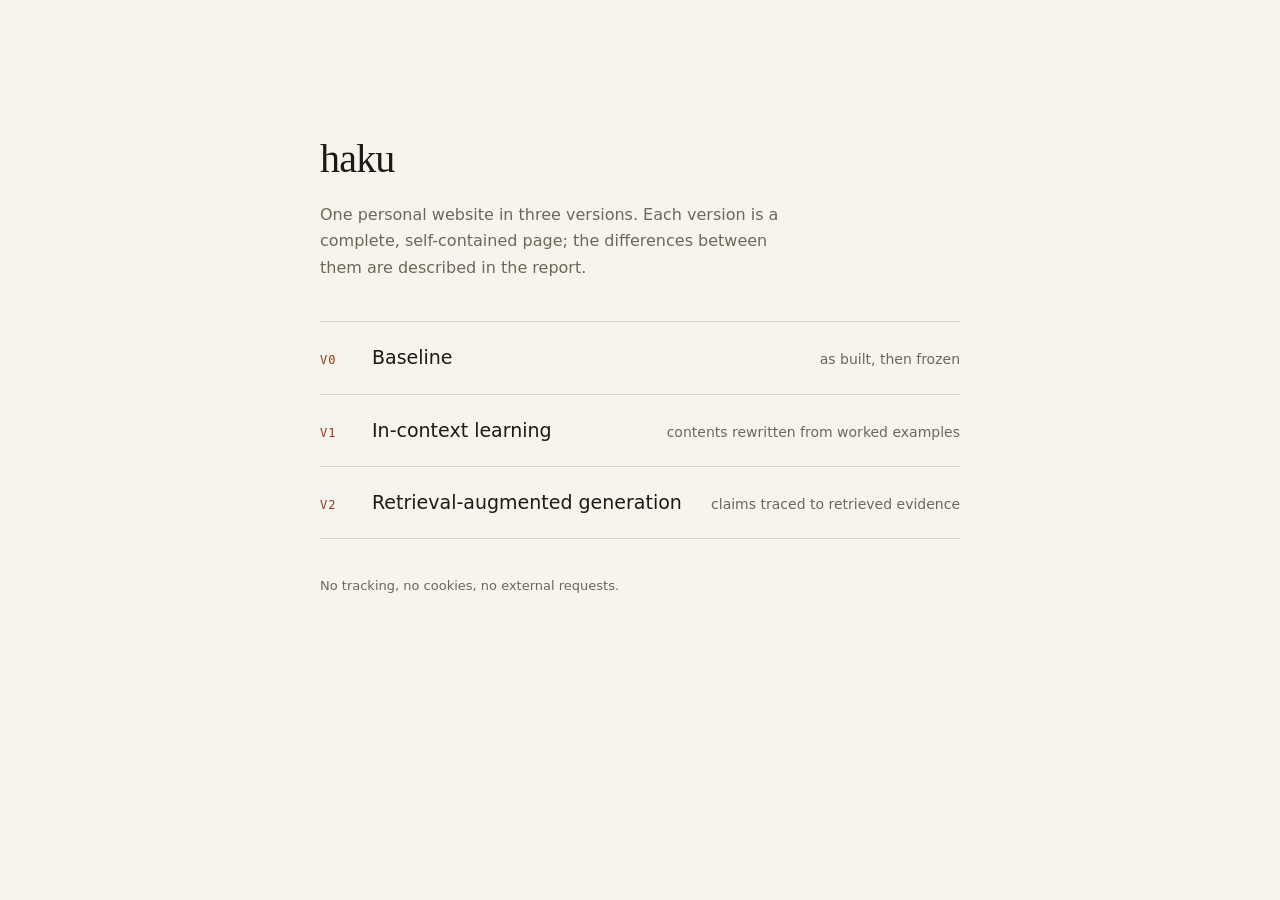
<file: index.html>
<!DOCTYPE html>
<html lang="en">
<head>
<meta charset="utf-8">
<meta name="viewport" content="width=device-width, initial-scale=1">
<title>haku — versions 0, 1, 2</title>
<style>
  :root {
    --bg: #F6F4ED; --ink: #1C1A16; --muted: #6E6759; --line: #DAD4C4; --accent: #8A3E1E;
  }
  @media (prefers-color-scheme: dark) {
    :root { --bg: #14130F; --ink: #EDE8DC; --muted: #9A9384; --line: #302D25; --accent: #C97A50; }
  }
  * { box-sizing: border-box; }
  body {
    margin: 0; padding: 14vh 24px 12vh; background: var(--bg); color: var(--ink);
    font: 16px/1.65 ui-sans-serif, system-ui, -apple-system, "Segoe UI", sans-serif;
  }
  main { max-width: 640px; margin: 0 auto; }
  h1 { font-family: Georgia, "Times New Roman", serif; font-weight: 400; font-size: 40px;
       letter-spacing: -0.02em; margin: 0 0 10px; }
  p.lead { color: var(--muted); margin: 0 0 40px; max-width: 46ch; }
  ol { list-style: none; margin: 0; padding: 0; border-top: 1px solid var(--line); }
  li { border-bottom: 1px solid var(--line); }
  a { color: inherit; text-decoration: none; display: flex; gap: 18px; align-items: baseline;
      padding: 20px 0; }
  a:hover .name, a:focus-visible .name { color: var(--accent); }
  .tag { font-family: ui-monospace, "SF Mono", Menlo, monospace; font-size: 12px;
         letter-spacing: 0.08em; color: var(--accent); min-width: 34px; }
  .name { font-size: 19px; }
  .note { color: var(--muted); font-size: 14px; margin-left: auto; text-align: right; }
  footer { margin-top: 36px; color: var(--muted); font-size: 13px; }
  @media (max-width: 520px) {
    body { padding-top: 10vh; }
    h1 { font-size: 32px; }
    a { flex-wrap: wrap; gap: 4px 14px; }
    .note { margin-left: 0; width: 100%; text-align: left; }
  }
</style>
</head>
<body>
<main>
  <h1>haku</h1>
  <p class="lead">One personal website in three versions. Each version is a
    complete, self-contained page; the differences between them are described in
    the report.</p>
  <ol>
    <li><a href="v0/"><span class="tag">V0</span><span class="name">Baseline</span><span class="note">as built, then frozen</span></a></li>
    <li><a href="v1/"><span class="tag">V1</span><span class="name">In-context learning</span><span class="note">contents rewritten from worked examples</span></a></li>
    <li><a href="v2/"><span class="tag">V2</span><span class="name">Retrieval-augmented generation</span><span class="note">claims traced to retrieved evidence</span></a></li>
  </ol>
  <footer>No tracking, no cookies, no external requests.</footer>
</main>
</body>
</html>
</file>
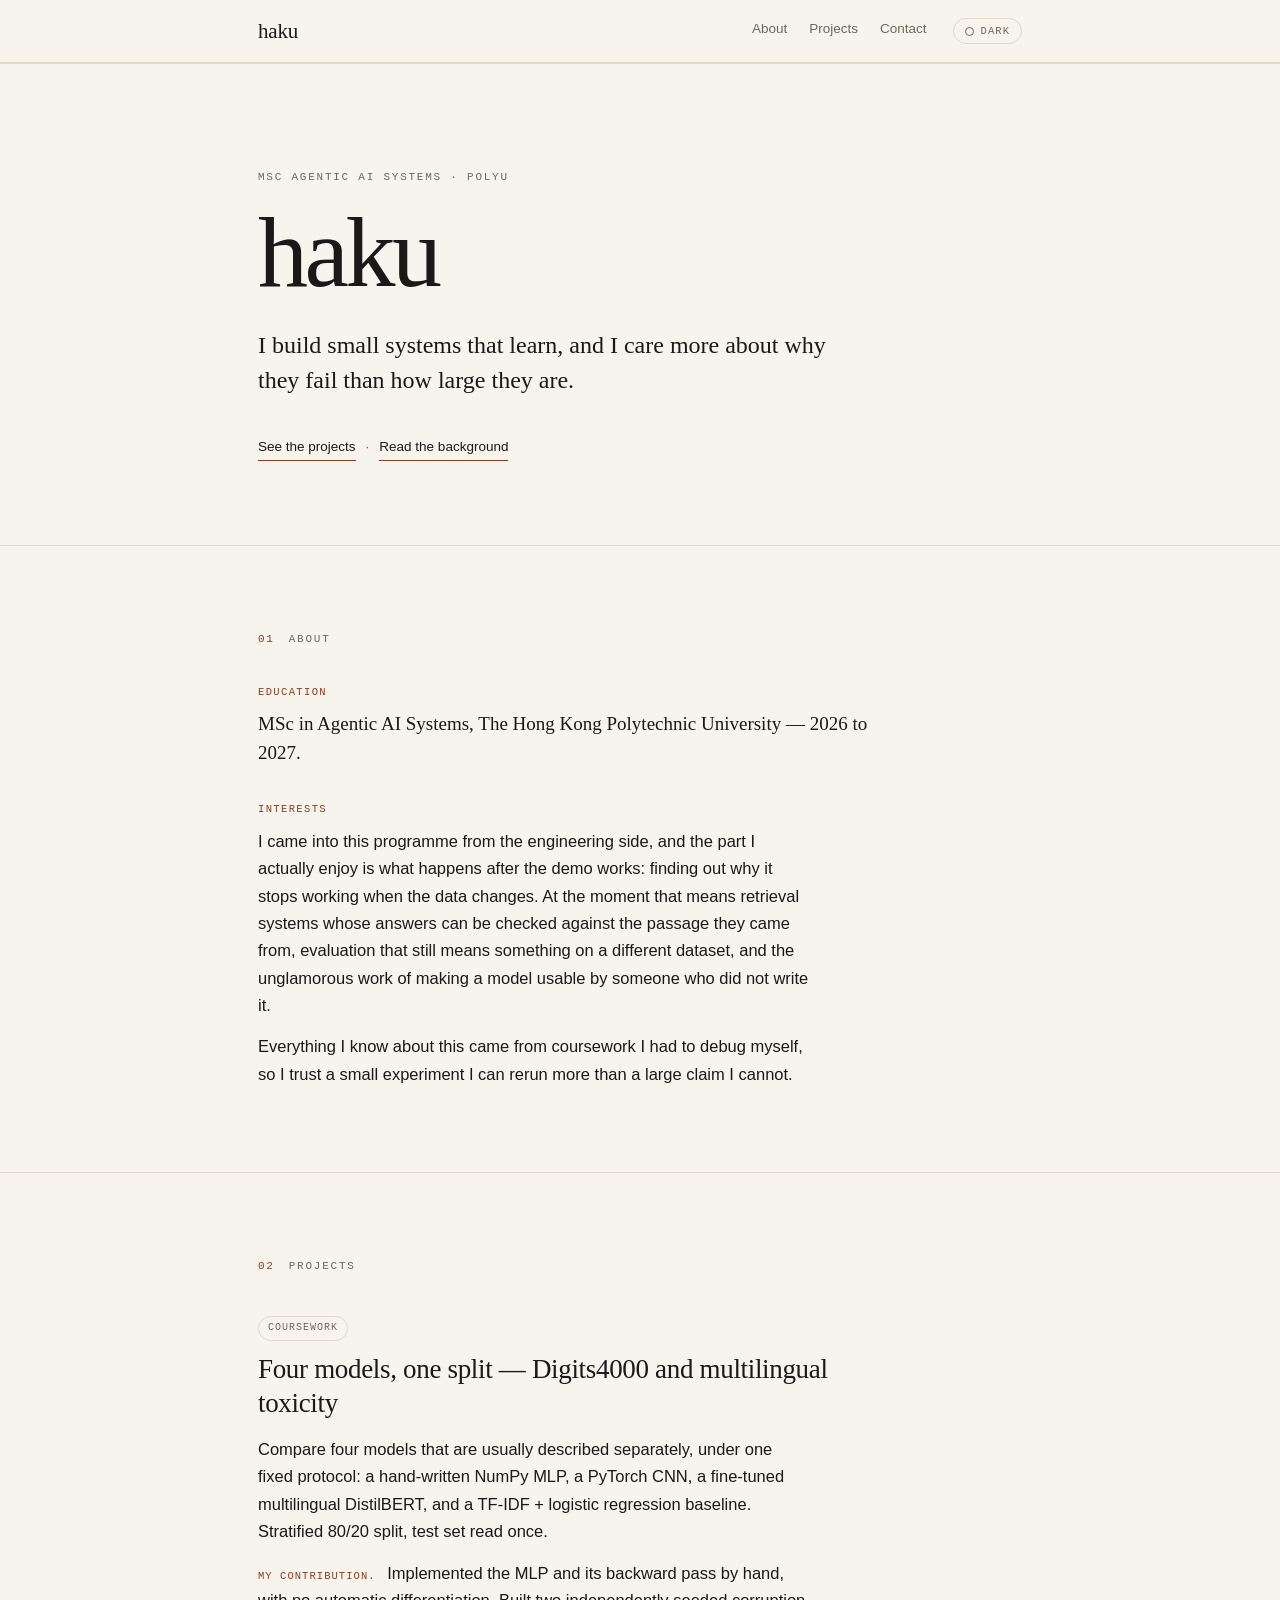
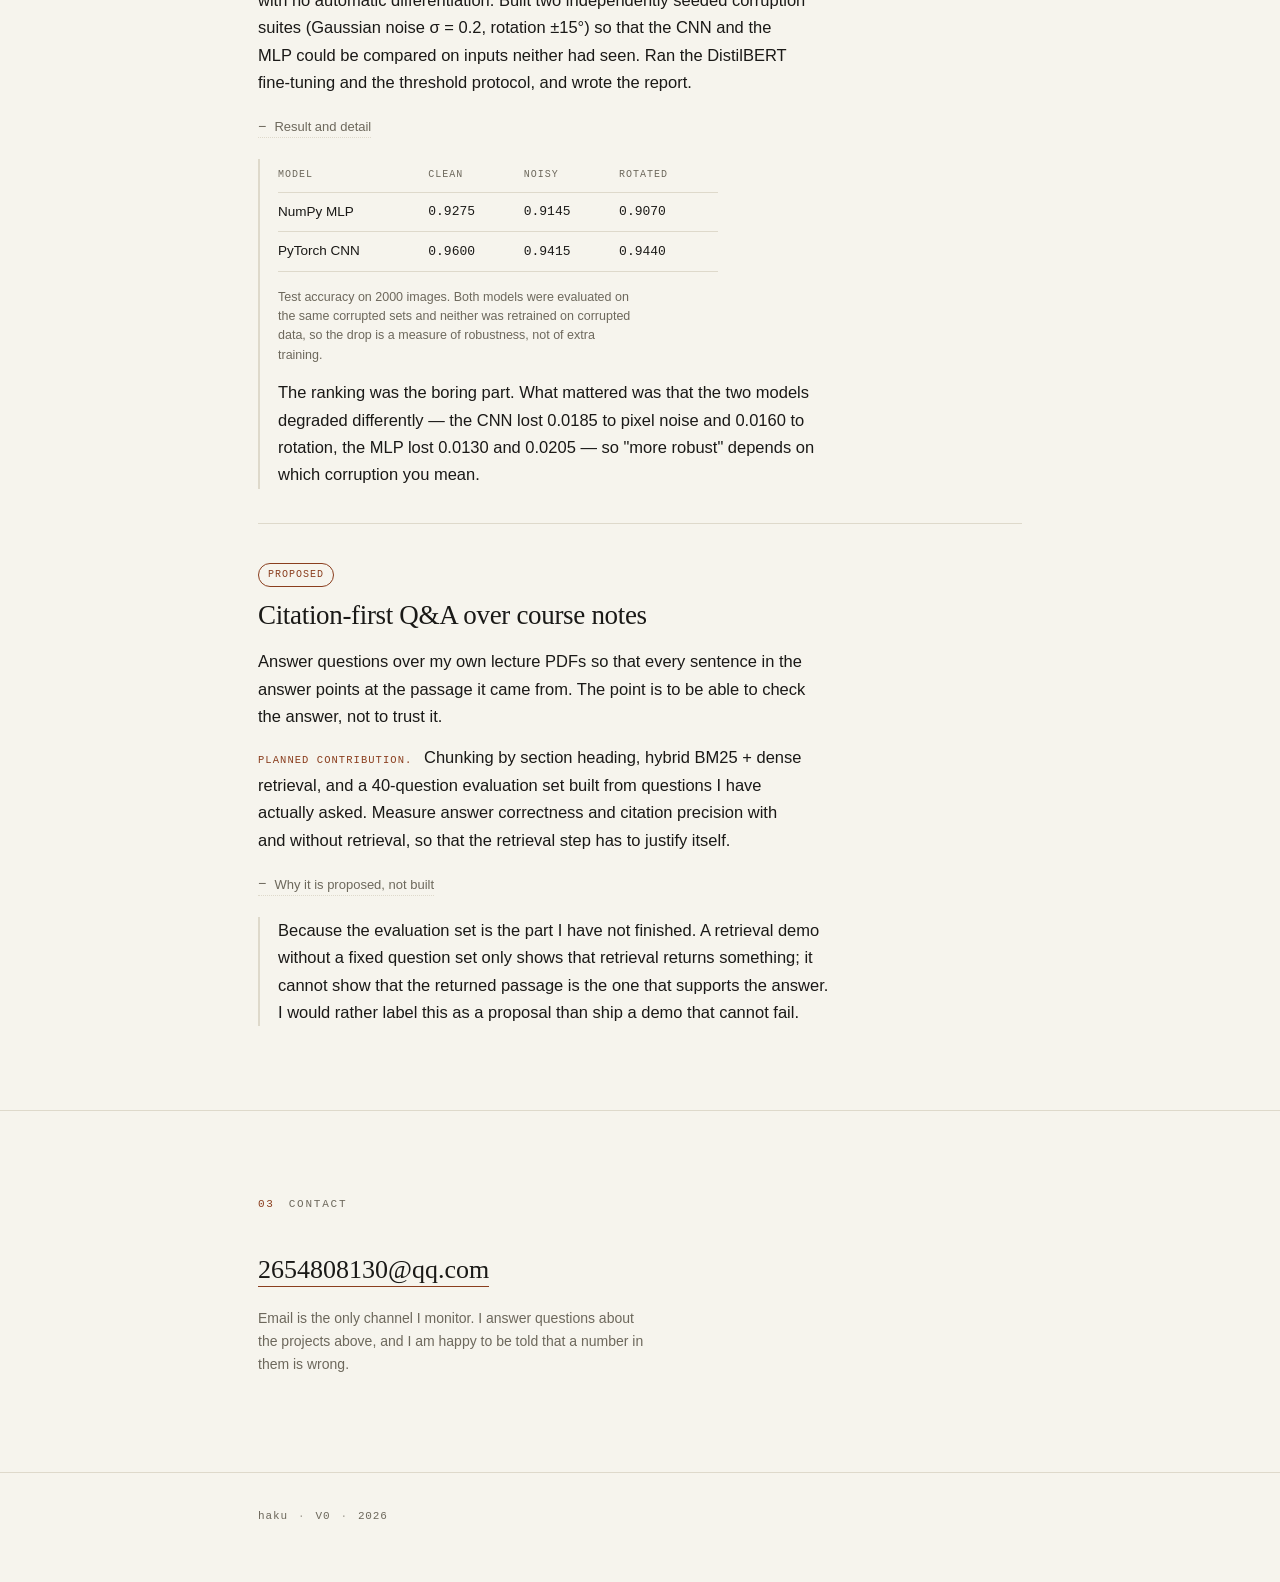
<file: v0/index.html>
<!DOCTYPE html>
<html lang="en" data-theme="light">
<head>
<meta charset="utf-8">
<meta name="viewport" content="width=device-width, initial-scale=1">
<title>haku — agentic AI systems</title>
<meta name="description" content="haku: MSc student in Agentic AI Systems at The Hong Kong Polytechnic University. Two projects, one shipped, one proposed.">
<link rel="stylesheet" href="styles.css">
<script src="script.js" defer></script>
</head>
<body>
<a class="skip" href="#main">Skip to content</a>

<header class="site-head">
  <div class="wrap head-inner">
    <a class="brand" href="#top">haku</a>
    <nav class="site-nav" aria-label="Sections">
      <a href="#about">About</a>
      <a href="#projects">Projects</a>
      <a href="#contact">Contact</a>
    </nav>
    <button class="theme-btn" id="theme-btn" type="button" aria-pressed="false">
      <span class="theme-dot" aria-hidden="true"></span><span id="theme-label">Dark</span>
    </button>
  </div>
</header>

<main id="main">

  <section class="hero" id="top" aria-labelledby="home-h">
    <div class="wrap">
      <p class="eyebrow">MSc Agentic AI Systems · PolyU</p>
      <h1 id="home-h">haku</h1>
      <p class="tagline">I build small systems that learn, and I care more about
        why they fail than how large they are.</p>
      <p class="hero-links">
        <a href="#projects">See the projects</a>
        <span aria-hidden="true">·</span>
        <a href="#about">Read the background</a>
      </p>
    </div>
  </section>

  <section id="about" aria-labelledby="about-h">
    <div class="wrap">
      <h2 id="about-h"><span class="num">01</span>About</h2>

      <div class="block">
        <h3 class="label">Education</h3>
        <p class="lead">MSc in Agentic AI Systems, The Hong Kong Polytechnic
          University — 2026 to 2027.</p>
      </div>

      <div class="block">
        <h3 class="label">Interests</h3>
        <p>I came into this programme from the engineering side, and the part I
          actually enjoy is what happens after the demo works: finding out why it
          stops working when the data changes. At the moment that means retrieval
          systems whose answers can be checked against the passage they came from,
          evaluation that still means something on a different dataset, and the
          unglamorous work of making a model usable by someone who did not write
          it.</p>
        <p>Everything I know about this came from coursework I had to debug
          myself, so I trust a small experiment I can rerun more than a large
          claim I cannot.</p>
      </div>
    </div>
  </section>

  <section id="projects" aria-labelledby="projects-h">
    <div class="wrap">
      <h2 id="projects-h"><span class="num">02</span>Projects</h2>

      <article class="project" aria-labelledby="p1-h">
        <div class="p-head">
          <span class="chip">Coursework</span>
          <h3 id="p1-h">Four models, one split — Digits4000 and multilingual toxicity</h3>
        </div>
        <p class="p-purpose">Compare four models that are usually described
          separately, under one fixed protocol: a hand-written NumPy MLP, a PyTorch
          CNN, a fine-tuned multilingual DistilBERT, and a TF-IDF + logistic
          regression baseline. Stratified 80/20 split, test set read once.</p>
        <p class="p-role"><span class="label-inline">My contribution.</span>
          Implemented the MLP and its backward pass by hand, with no automatic
          differentiation. Built two independently seeded corruption suites
          (Gaussian noise σ = 0.2, rotation ±15°) so that the CNN and the MLP
          could be compared on inputs neither had seen. Ran the DistilBERT
          fine-tuning and the threshold protocol, and wrote the report.</p>

        <button class="disclose" type="button" aria-expanded="true" aria-controls="p1-more">
          <span class="disclose-sign" aria-hidden="true">−</span>
          <span class="disclose-text">Result and detail</span>
        </button>
        <div class="p-more" id="p1-more">
          <table class="scores">
            <caption class="sr-only">Test accuracy of the four models</caption>
            <thead>
              <tr><th scope="col">Model</th><th scope="col">Clean</th><th scope="col">Noisy</th><th scope="col">Rotated</th></tr>
            </thead>
            <tbody>
              <tr><th scope="row">NumPy MLP</th><td>0.9275</td><td>0.9145</td><td>0.9070</td></tr>
              <tr><th scope="row">PyTorch CNN</th><td>0.9600</td><td>0.9415</td><td>0.9440</td></tr>
            </tbody>
          </table>
          <p class="fine">Test accuracy on 2000 images. Both models were evaluated
            on the same corrupted sets and neither was retrained on corrupted
            data, so the drop is a measure of robustness, not of extra training.</p>
          <p>The ranking was the boring part. What mattered was that the two
            models degraded differently — the CNN lost 0.0185 to pixel noise and
            0.0160 to rotation, the MLP lost 0.0130 and 0.0205 — so "more robust"
            depends on which corruption you mean.</p>
        </div>
      </article>

      <article class="project" aria-labelledby="p2-h">
        <div class="p-head">
          <span class="chip chip-proposed">Proposed</span>
          <h3 id="p2-h">Citation-first Q&amp;A over course notes</h3>
        </div>
        <p class="p-purpose">Answer questions over my own lecture PDFs so that
          every sentence in the answer points at the passage it came from. The
          point is to be able to check the answer, not to trust it.</p>
        <p class="p-role"><span class="label-inline">Planned contribution.</span>
          Chunking by section heading, hybrid BM25 + dense retrieval, and a
          40-question evaluation set built from questions I have actually asked.
          Measure answer correctness and citation precision with and without
          retrieval, so that the retrieval step has to justify itself.</p>

        <button class="disclose" type="button" aria-expanded="true" aria-controls="p2-more">
          <span class="disclose-sign" aria-hidden="true">−</span>
          <span class="disclose-text">Why it is proposed, not built</span>
        </button>
        <div class="p-more" id="p2-more">
          <p>Because the evaluation set is the part I have not finished. A
            retrieval demo without a fixed question set only shows that retrieval
            returns something; it cannot show that the returned passage is the one
            that supports the answer. I would rather label this as a proposal than
            ship a demo that cannot fail.</p>
        </div>
      </article>
    </div>
  </section>

  <section id="contact" aria-labelledby="contact-h">
    <div class="wrap">
      <h2 id="contact-h"><span class="num">03</span>Contact</h2>
      <p class="lead"><a class="mail" href="mailto:2654808130@qq.com">2654808130@qq.com</a></p>
      <p class="muted">Email is the only channel I monitor. I answer questions
        about the projects above, and I am happy to be told that a number in them
        is wrong.</p>
    </div>
  </section>

</main>

<footer class="site-foot">
  <div class="wrap foot-inner">
    <span>haku</span>
    <span class="dot" aria-hidden="true">·</span>
    <span>V0</span>
    <span class="dot" aria-hidden="true">·</span>
    <span>2026</span>
  </div>
</footer>

</body>
</html>
</file>
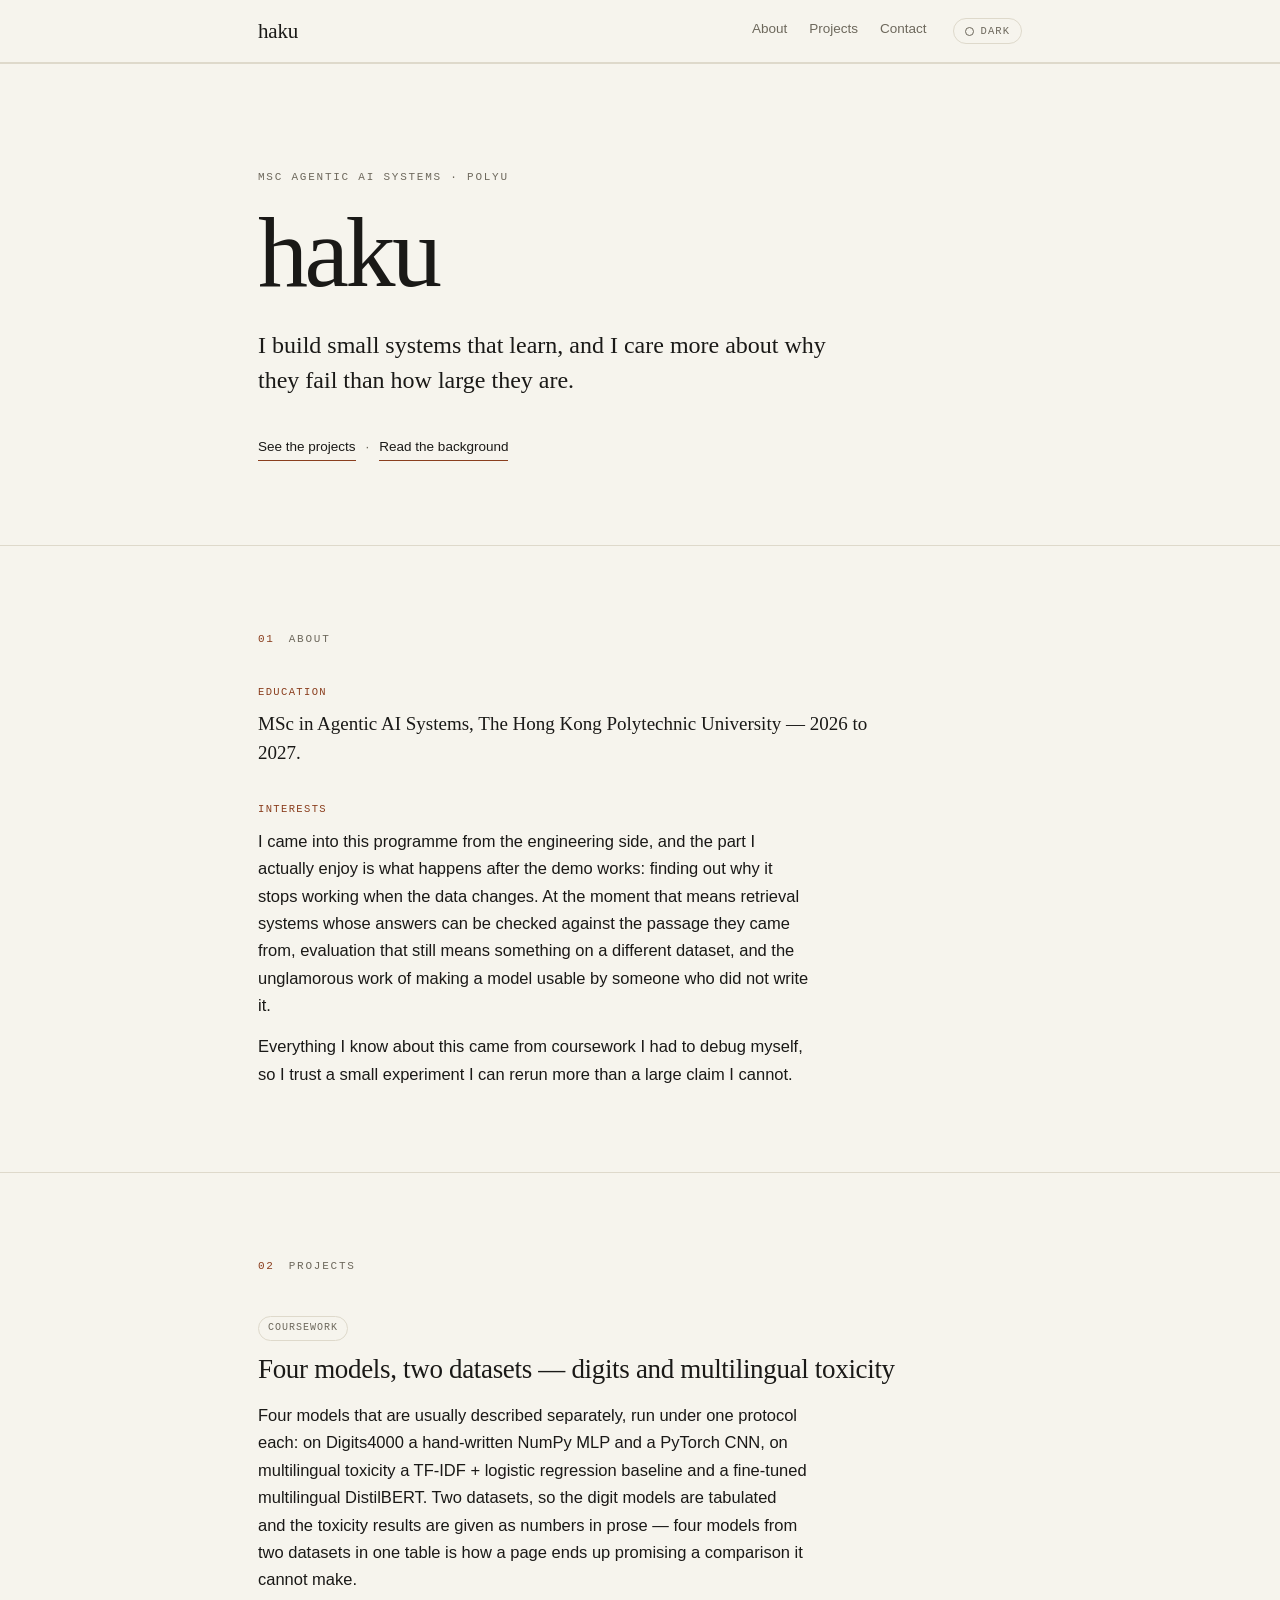
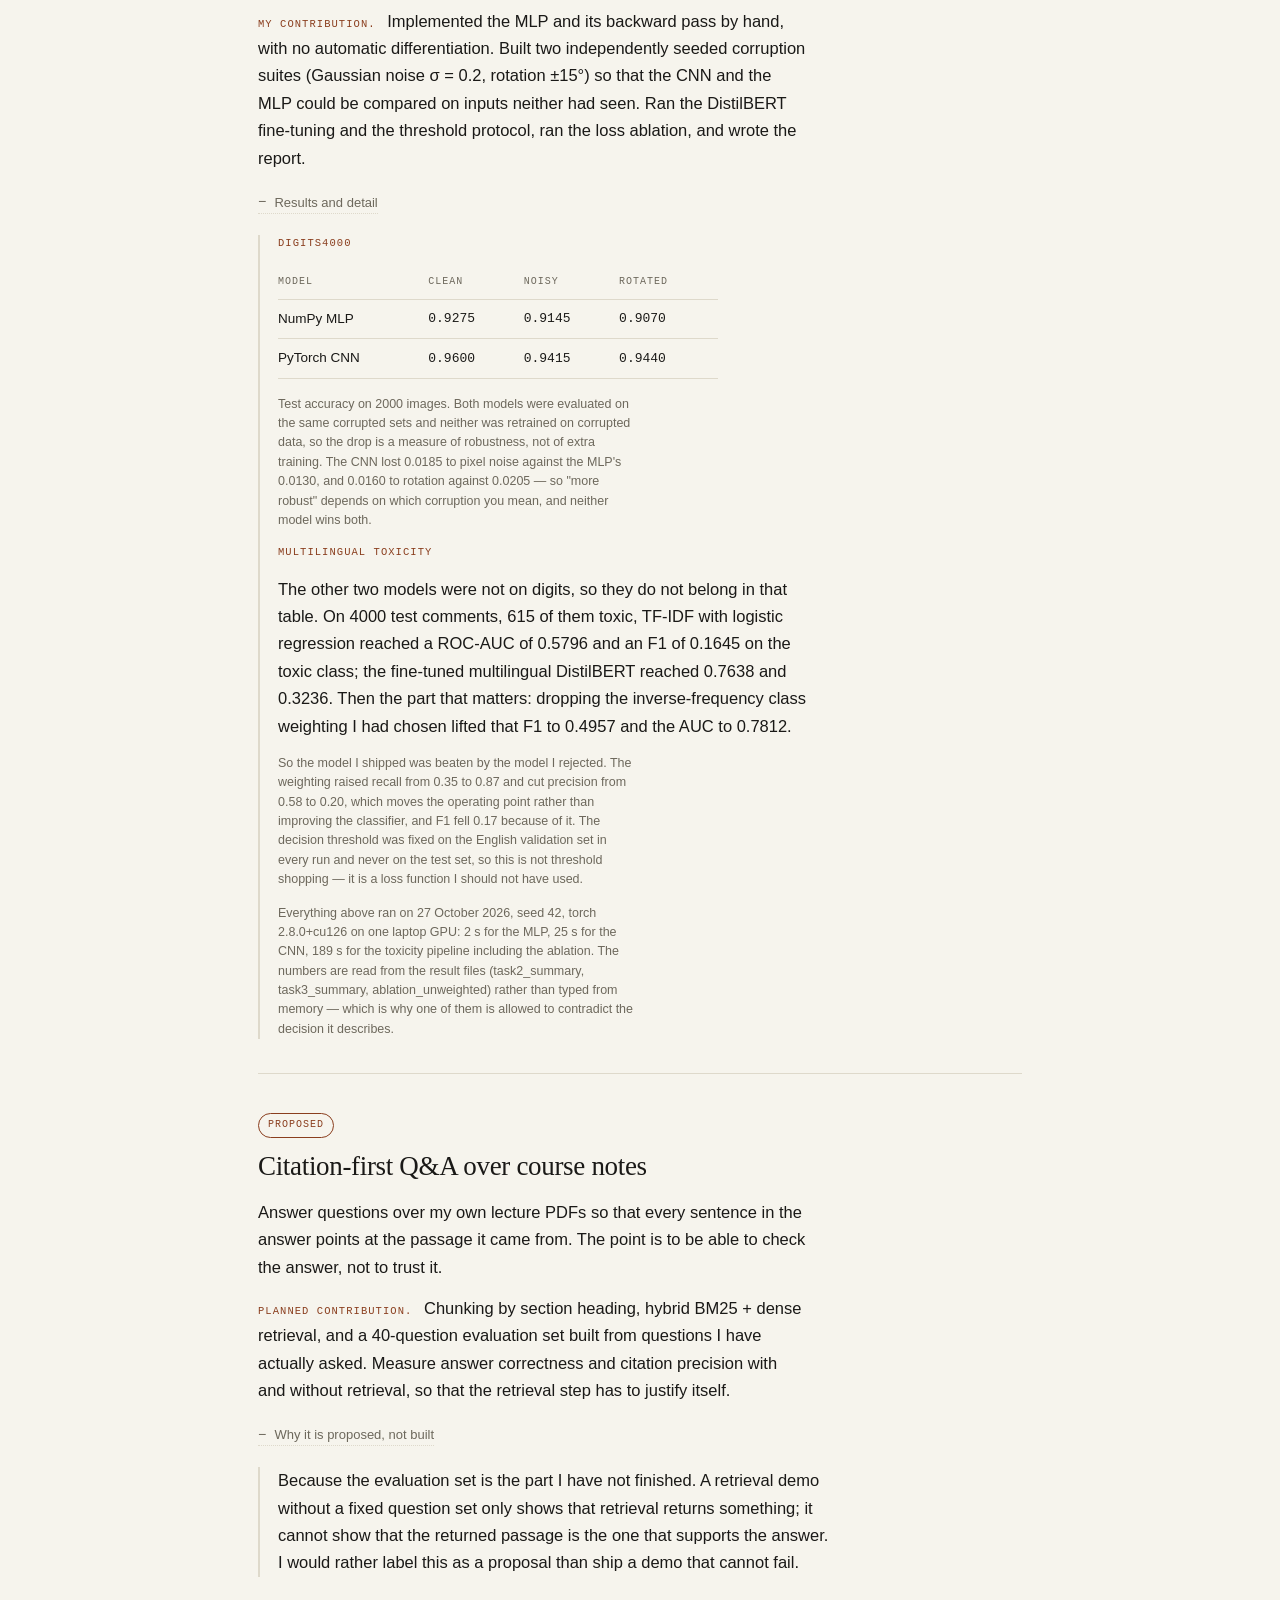
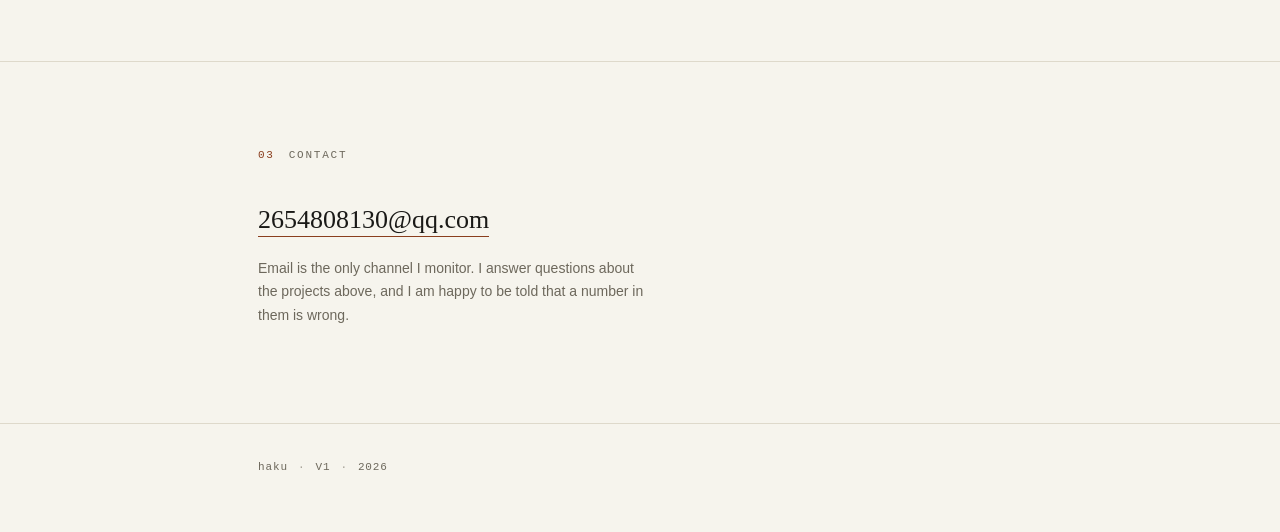
<file: v1/index.html>
<!DOCTYPE html>
<html lang="en" data-theme="light">
<head>
<meta charset="utf-8">
<meta name="viewport" content="width=device-width, initial-scale=1">
<title>haku — agentic AI systems</title>
<meta name="description" content="haku: MSc student in Agentic AI Systems at The Hong Kong Polytechnic University. Two projects, one shipped, one proposed.">
<link rel="stylesheet" href="styles.css">
<script src="script.js" defer></script>
</head>
<body>
<a class="skip" href="#main">Skip to content</a>

<header class="site-head">
  <div class="wrap head-inner">
    <a class="brand" href="#top">haku</a>
    <nav class="site-nav" aria-label="Sections">
      <a href="#about">About</a>
      <a href="#projects">Projects</a>
      <a href="#contact">Contact</a>
    </nav>
    <button class="theme-btn" id="theme-btn" type="button" aria-pressed="false">
      <span class="theme-dot" aria-hidden="true"></span><span id="theme-label">Dark</span>
    </button>
  </div>
</header>

<main id="main">

  <section class="hero" id="top" aria-labelledby="home-h">
    <div class="wrap">
      <p class="eyebrow">MSc Agentic AI Systems · PolyU</p>
      <h1 id="home-h">haku</h1>
      <p class="tagline">I build small systems that learn, and I care more about
        why they fail than how large they are.</p>
      <p class="hero-links">
        <a href="#projects">See the projects</a>
        <span aria-hidden="true">·</span>
        <a href="#about">Read the background</a>
      </p>
    </div>
  </section>

  <section id="about" aria-labelledby="about-h">
    <div class="wrap">
      <h2 id="about-h"><span class="num">01</span>About</h2>

      <div class="block">
        <h3 class="label">Education</h3>
        <p class="lead">MSc in Agentic AI Systems, The Hong Kong Polytechnic
          University — 2026 to 2027.</p>
      </div>

      <div class="block">
        <h3 class="label">Interests</h3>
        <p>I came into this programme from the engineering side, and the part I
          actually enjoy is what happens after the demo works: finding out why it
          stops working when the data changes. At the moment that means retrieval
          systems whose answers can be checked against the passage they came from,
          evaluation that still means something on a different dataset, and the
          unglamorous work of making a model usable by someone who did not write
          it.</p>
        <p>Everything I know about this came from coursework I had to debug
          myself, so I trust a small experiment I can rerun more than a large
          claim I cannot.</p>
      </div>
    </div>
  </section>

  <section id="projects" aria-labelledby="projects-h">
    <div class="wrap">
      <h2 id="projects-h"><span class="num">02</span>Projects</h2>

      <article class="project" aria-labelledby="p1-h">
        <div class="p-head">
          <span class="chip">Coursework</span>
          <h3 id="p1-h">Four models, two datasets — digits and multilingual toxicity</h3>
        </div>
        <p class="p-purpose">Four models that are usually described separately,
          run under one protocol each: on Digits4000 a hand-written NumPy MLP and
          a PyTorch CNN, on multilingual toxicity a TF-IDF + logistic regression
          baseline and a fine-tuned multilingual DistilBERT. Two datasets, so the
          digit models are tabulated and the toxicity results are given as
          numbers in prose — four models from two datasets in one table is how a
          page ends up promising a comparison it cannot make.</p>
        <p class="p-role"><span class="label-inline">My contribution.</span>
          Implemented the MLP and its backward pass by hand, with no automatic
          differentiation. Built two independently seeded corruption suites
          (Gaussian noise σ = 0.2, rotation ±15°) so that the CNN and the MLP
          could be compared on inputs neither had seen. Ran the DistilBERT
          fine-tuning and the threshold protocol, ran the loss ablation, and
          wrote the report.</p>

        <button class="disclose" type="button" aria-expanded="true" aria-controls="p1-more">
          <span class="disclose-sign" aria-hidden="true">−</span>
          <span class="disclose-text">Results and detail</span>
        </button>
        <div class="p-more" id="p1-more">
          <p class="label-inline">Digits4000</p>
          <table class="scores">
            <caption class="sr-only">Test accuracy of the two digit models, clean and on two corrupted test sets</caption>
            <thead>
              <tr><th scope="col">Model</th><th scope="col">Clean</th><th scope="col">Noisy</th><th scope="col">Rotated</th></tr>
            </thead>
            <tbody>
              <tr><th scope="row">NumPy MLP</th><td>0.9275</td><td>0.9145</td><td>0.9070</td></tr>
              <tr><th scope="row">PyTorch CNN</th><td>0.9600</td><td>0.9415</td><td>0.9440</td></tr>
            </tbody>
          </table>
          <p class="fine">Test accuracy on 2000 images. Both models were evaluated
            on the same corrupted sets and neither was retrained on corrupted
            data, so the drop is a measure of robustness, not of extra training.
            The CNN lost 0.0185 to pixel noise against the MLP's 0.0130, and
            0.0160 to rotation against 0.0205 — so "more robust" depends on
            which corruption you mean, and neither model wins both.</p>

          <p class="label-inline">Multilingual toxicity</p>
          <p>The other two models were not on digits, so they do not belong in
            that table. On 4000 test comments, 615 of them toxic, TF-IDF with
            logistic regression reached a ROC-AUC of 0.5796 and an F1 of 0.1645
            on the toxic class; the fine-tuned multilingual DistilBERT reached
            0.7638 and 0.3236. Then the part that matters: dropping the
            inverse-frequency class weighting I had chosen lifted that F1 to
            0.4957 and the AUC to 0.7812.</p>
          <p class="fine">So the model I shipped was beaten by the model I
            rejected. The weighting raised recall from 0.35 to 0.87 and cut
            precision from 0.58 to 0.20, which moves the operating point rather
            than improving the classifier, and F1 fell 0.17 because of it. The
            decision threshold was fixed on the English validation set in every
            run and never on the test set, so this is not threshold shopping —
            it is a loss function I should not have used.</p>

          <p class="fine">Everything above ran on 27 October 2026, seed 42, torch
            2.8.0+cu126 on one laptop GPU: 2 s for the MLP, 25 s for the CNN,
            189 s for the toxicity pipeline including the ablation. The numbers
            are read from the result files (task2_summary, task3_summary,
            ablation_unweighted) rather than typed from memory — which is why one
            of them is allowed to contradict the decision it describes.</p>
        </div>
      </article>

      <article class="project" aria-labelledby="p2-h">
        <div class="p-head">
          <span class="chip chip-proposed">Proposed</span>
          <h3 id="p2-h">Citation-first Q&amp;A over course notes</h3>
        </div>
        <p class="p-purpose">Answer questions over my own lecture PDFs so that
          every sentence in the answer points at the passage it came from. The
          point is to be able to check the answer, not to trust it.</p>
        <p class="p-role"><span class="label-inline">Planned contribution.</span>
          Chunking by section heading, hybrid BM25 + dense retrieval, and a
          40-question evaluation set built from questions I have actually asked.
          Measure answer correctness and citation precision with and without
          retrieval, so that the retrieval step has to justify itself.</p>

        <button class="disclose" type="button" aria-expanded="true" aria-controls="p2-more">
          <span class="disclose-sign" aria-hidden="true">−</span>
          <span class="disclose-text">Why it is proposed, not built</span>
        </button>
        <div class="p-more" id="p2-more">
          <p>Because the evaluation set is the part I have not finished. A
            retrieval demo without a fixed question set only shows that retrieval
            returns something; it cannot show that the returned passage is the one
            that supports the answer. I would rather label this as a proposal than
            ship a demo that cannot fail.</p>
        </div>
      </article>
    </div>
  </section>

  <section id="contact" aria-labelledby="contact-h">
    <div class="wrap">
      <h2 id="contact-h"><span class="num">03</span>Contact</h2>
      <p class="lead"><a class="mail" href="mailto:2654808130@qq.com">2654808130@qq.com</a></p>
      <p class="muted">Email is the only channel I monitor. I answer questions
        about the projects above, and I am happy to be told that a number in them
        is wrong.</p>
    </div>
  </section>

</main>

<footer class="site-foot">
  <div class="wrap foot-inner">
    <span>haku</span>
    <span class="dot" aria-hidden="true">·</span>
    <span>V1</span>
    <span class="dot" aria-hidden="true">·</span>
    <span>2026</span>
  </div>
</footer>

</body>
</html>
</file>
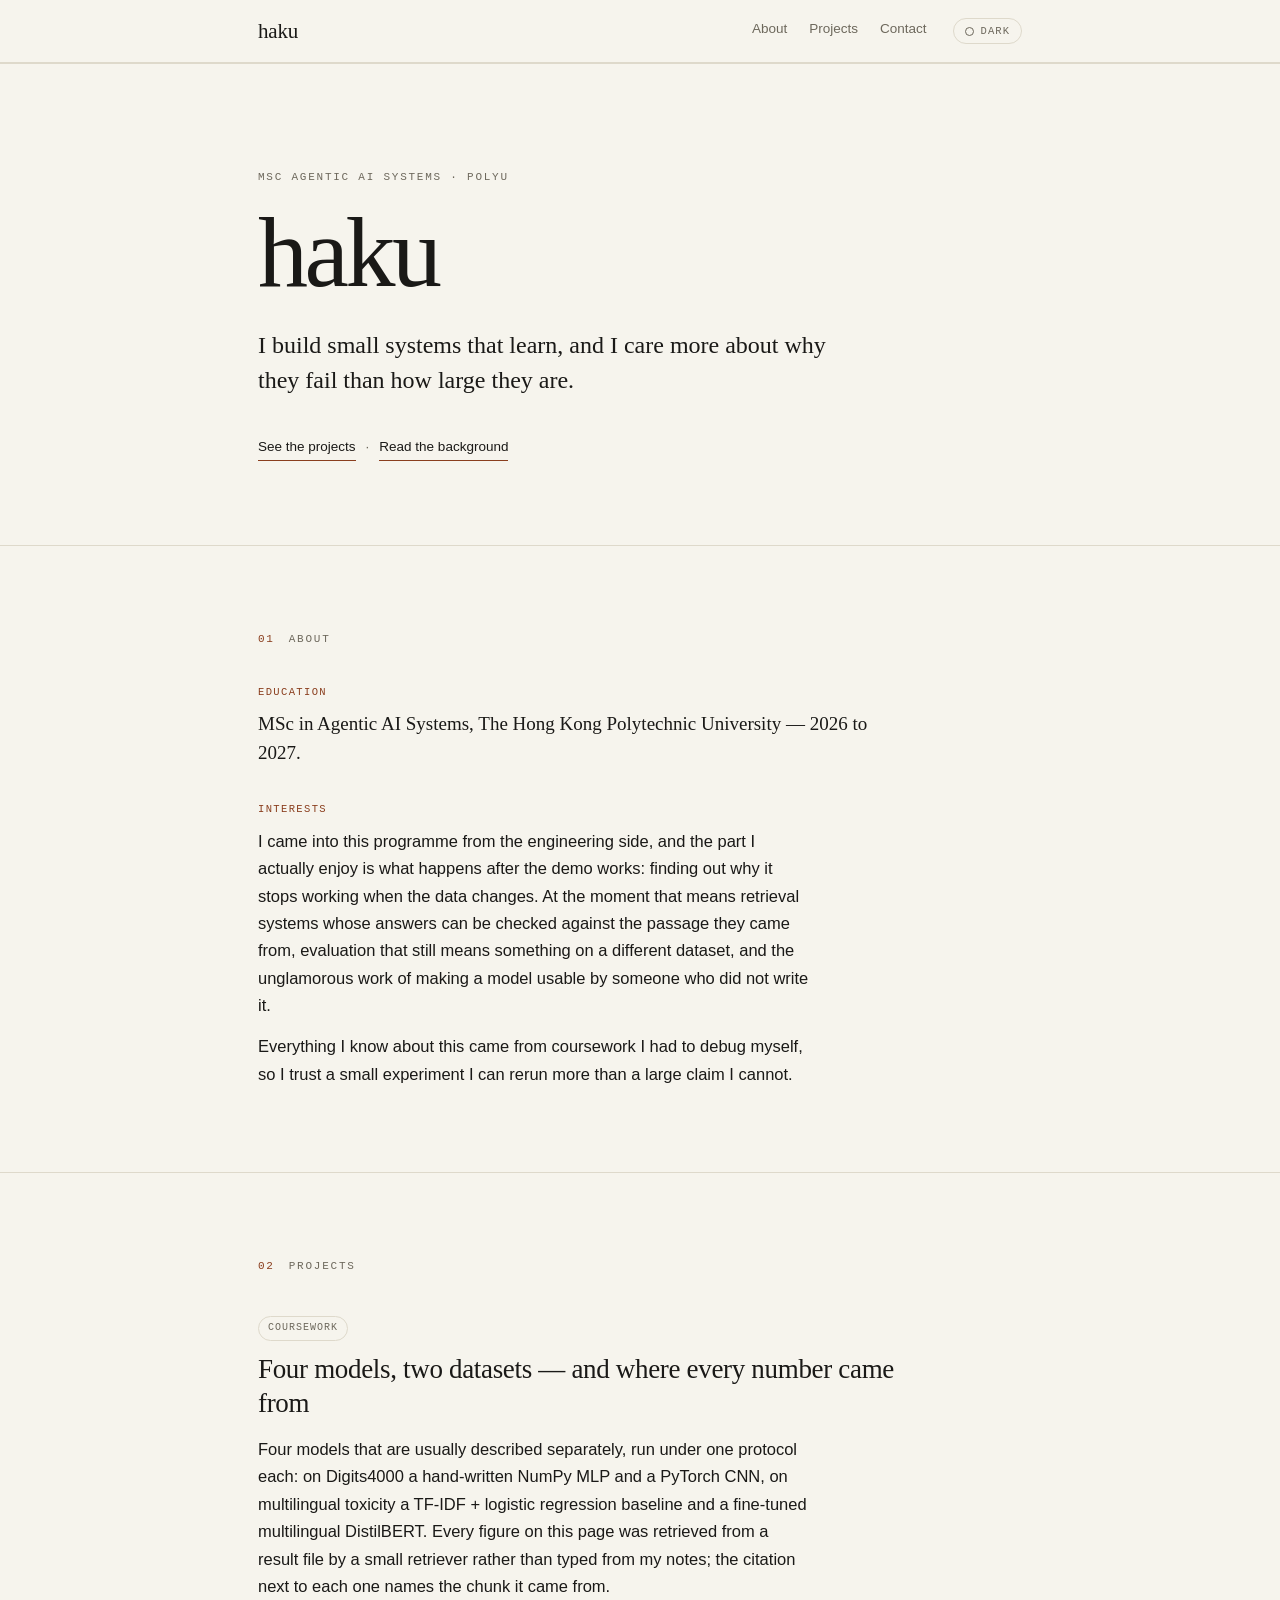
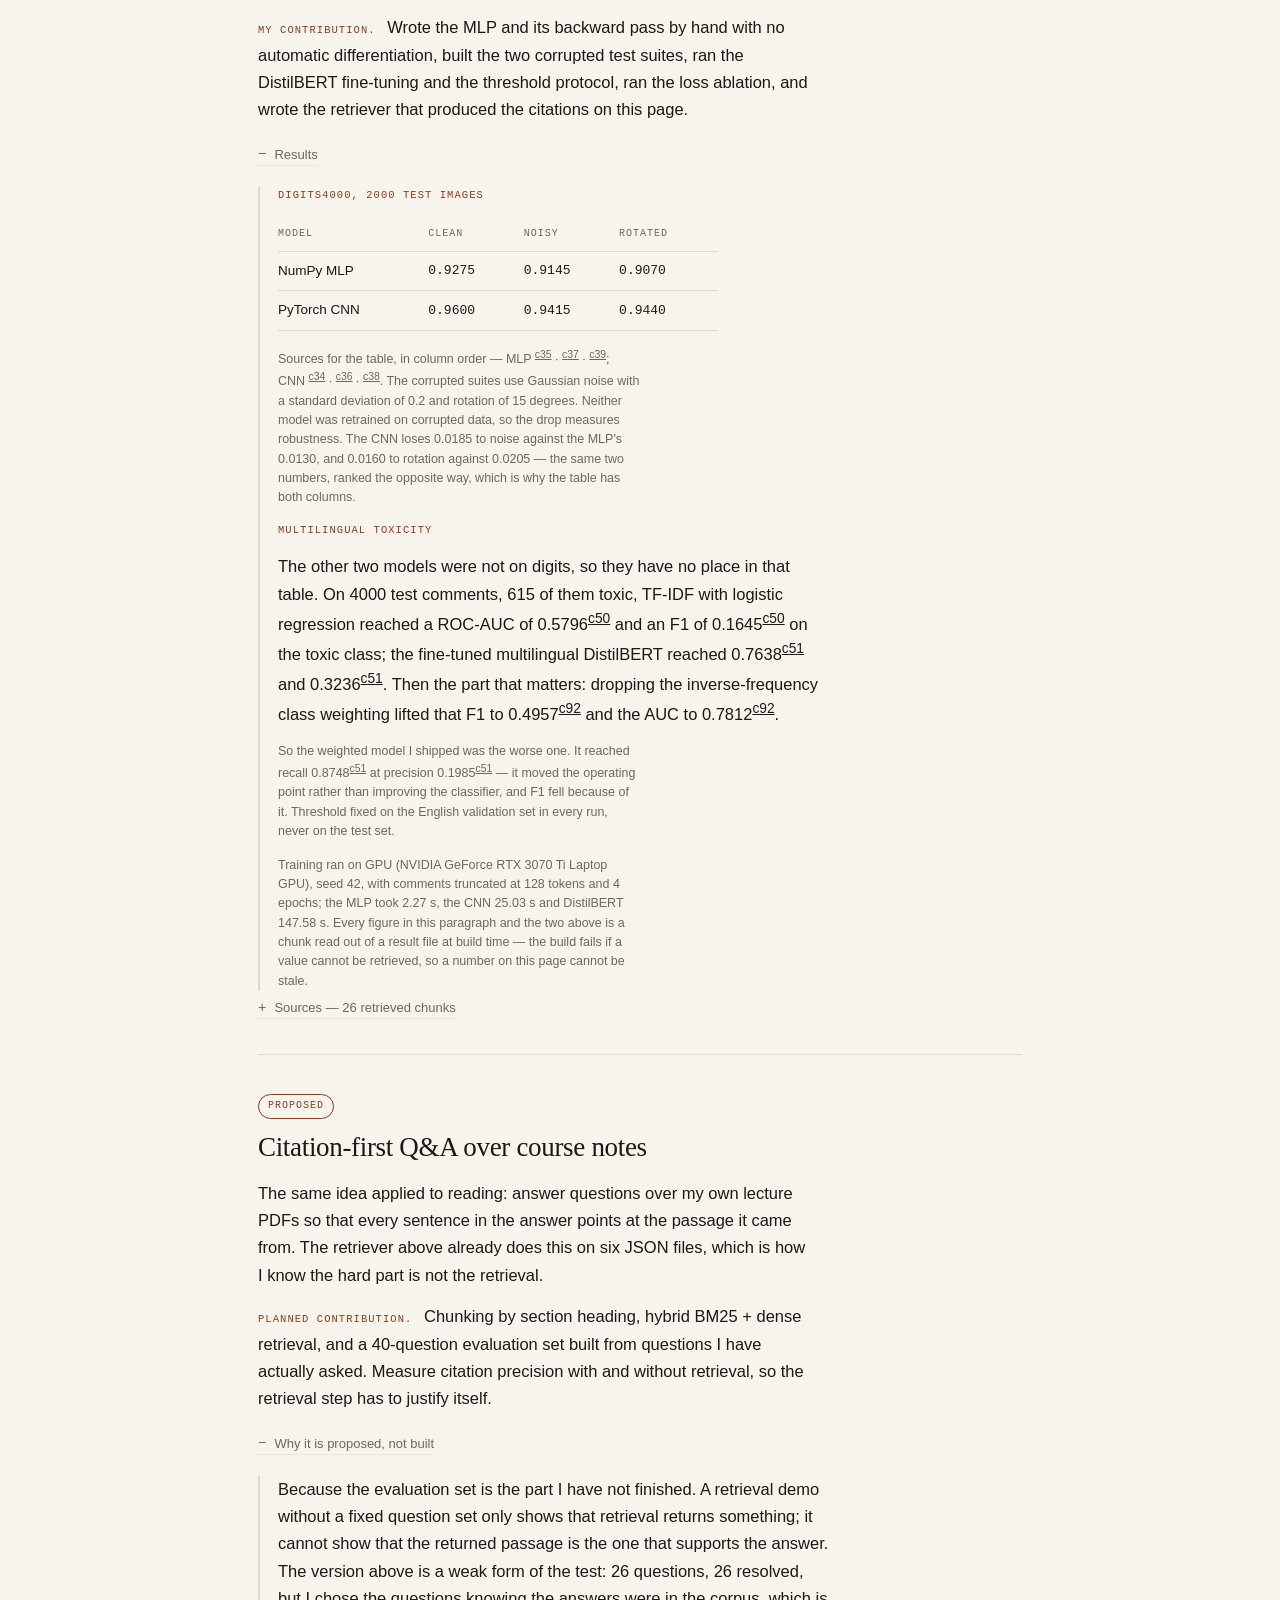
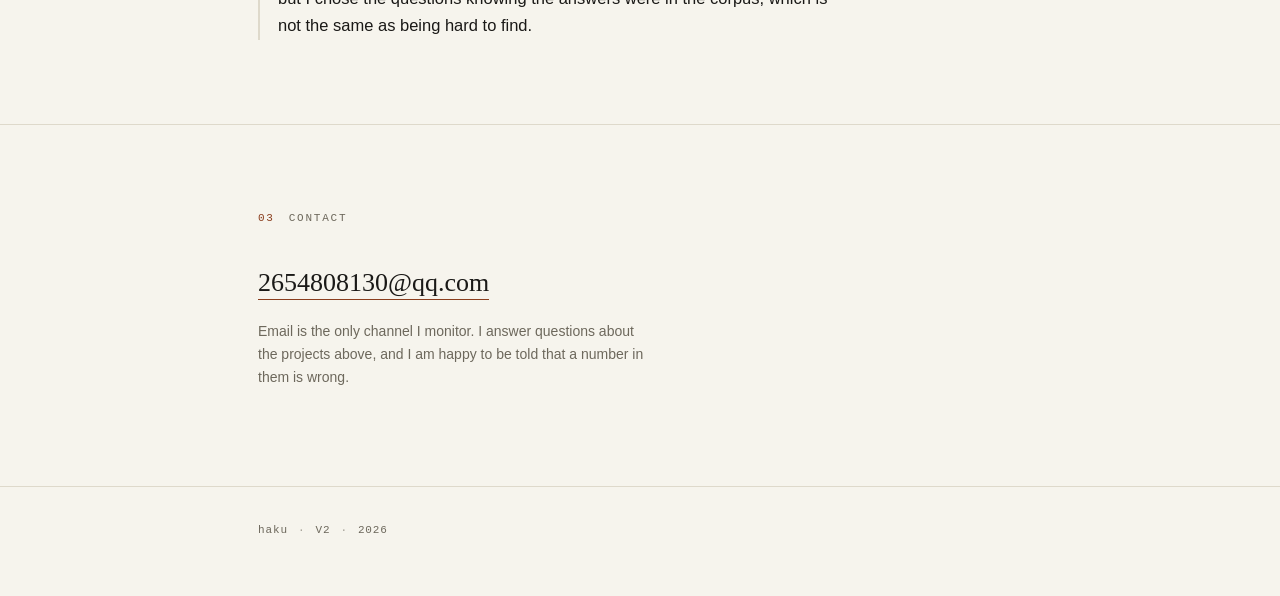
<file: v2/index.html>
<!DOCTYPE html>
<html lang="en" data-theme="light">
<head>
<meta charset="utf-8">
<meta name="viewport" content="width=device-width, initial-scale=1">
<title>haku — agentic AI systems (V2, cited)</title>
<meta name="description" content="haku: MSc student in Agentic AI Systems at The Hong Kong Polytechnic University. Two projects, one shipped, one proposed.">
<link rel="stylesheet" href="styles.css">
<script src="script.js" defer></script>
</head>
<body>
<a class="skip" href="#main">Skip to content</a>

<header class="site-head">
  <div class="wrap head-inner">
    <a class="brand" href="#top">haku</a>
    <nav class="site-nav" aria-label="Sections">
      <a href="#about">About</a>
      <a href="#projects">Projects</a>
      <a href="#contact">Contact</a>
    </nav>
    <button class="theme-btn" id="theme-btn" type="button" aria-pressed="false">
      <span class="theme-dot" aria-hidden="true"></span><span id="theme-label">Dark</span>
    </button>
  </div>
</header>

<main id="main">

  <section class="hero" id="top" aria-labelledby="home-h">
    <div class="wrap">
      <p class="eyebrow">MSc Agentic AI Systems · PolyU</p>
      <h1 id="home-h">haku</h1>
      <p class="tagline">I build small systems that learn, and I care more about
        why they fail than how large they are.</p>
      <p class="hero-links">
        <a href="#projects">See the projects</a>
        <span aria-hidden="true">·</span>
        <a href="#about">Read the background</a>
      </p>
    </div>
  </section>

  <section id="about" aria-labelledby="about-h">
    <div class="wrap">
      <h2 id="about-h"><span class="num">01</span>About</h2>

      <div class="block">
        <h3 class="label">Education</h3>
        <p class="lead">MSc in Agentic AI Systems, The Hong Kong Polytechnic
          University — 2026 to 2027.</p>
      </div>

      <div class="block">
        <h3 class="label">Interests</h3>
        <p>I came into this programme from the engineering side, and the part I
          actually enjoy is what happens after the demo works: finding out why it
          stops working when the data changes. At the moment that means retrieval
          systems whose answers can be checked against the passage they came from,
          evaluation that still means something on a different dataset, and the
          unglamorous work of making a model usable by someone who did not write
          it.</p>
        <p>Everything I know about this came from coursework I had to debug
          myself, so I trust a small experiment I can rerun more than a large
          claim I cannot.</p>
      </div>
    </div>
  </section>

  <section id="projects" aria-labelledby="projects-h">
    <div class="wrap">
      <h2 id="projects-h"><span class="num">02</span>Projects</h2>

      <article class="project" aria-labelledby="p1-h">
        <div class="p-head">
          <span class="chip">Coursework</span>
          <h3 id="p1-h">Four models, two datasets — and where every number came from</h3>
        </div>
        <p class="p-purpose">Four models that are usually described separately,
          run under one protocol each: on Digits4000 a hand-written NumPy MLP and
          a PyTorch CNN, on multilingual toxicity a TF-IDF + logistic regression
          baseline and a fine-tuned multilingual DistilBERT. Every figure on this
          page was retrieved from a result file by a small retriever rather than
          typed from my notes; the citation next to each one names the chunk it
          came from.</p>
        <p class="p-role"><span class="label-inline">My contribution.</span>
          Wrote the MLP and its backward pass by hand with no automatic
          differentiation, built the two corrupted test suites, ran the DistilBERT
          fine-tuning and the threshold protocol, ran the loss ablation, and wrote
          the retriever that produced the citations on this page.</p>

        <button class="disclose" type="button" aria-expanded="true" aria-controls="p1-more">
          <span class="disclose-sign" aria-hidden="true">−</span>
          <span class="disclose-text">Results</span>
        </button>
        <div class="p-more" id="p1-more">
          <p class="label-inline">Digits4000, 2000 test images</p>
          <table class="scores">
            <caption class="sr-only">Test accuracy of the digit models, clean and on two corrupted test sets, with a source citation per figure</caption>
            <thead>
              <tr><th scope="col">Model</th><th scope="col">Clean</th><th scope="col">Noisy</th><th scope="col">Rotated</th></tr>
            </thead>
            <tbody>
              <tr><th scope="row">NumPy MLP</th><td>0.9275</td><td>0.9145</td><td>0.9070</td></tr>
              <tr><th scope="row">PyTorch CNN</th><td>0.9600</td><td>0.9415</td><td>0.9440</td></tr>
            </tbody>
          </table>
          <p class="fine">Sources for the table, in column order — MLP
            <sup class="cite"><a href="data/task2_summary.json" title="c35 · results.clean.task1.accuracy · task2_summary">c35</a></sup> · <sup class="cite"><a href="data/task2_summary.json" title="c37 · results.noisy.task1.accuracy · task2_summary">c37</a></sup> · <sup class="cite"><a href="data/task2_summary.json" title="c39 · results.rotated.task1.accuracy · task2_summary">c39</a></sup>; CNN <sup class="cite"><a href="data/task2_summary.json" title="c34 · results.clean.cnn.accuracy · task2_summary">c34</a></sup> · <sup class="cite"><a href="data/task2_summary.json" title="c36 · results.noisy.cnn.accuracy · task2_summary">c36</a></sup> · <sup class="cite"><a href="data/task2_summary.json" title="c38 · results.rotated.cnn.accuracy · task2_summary">c38</a></sup>. The corrupted suites use Gaussian noise
            with a standard deviation of 0.2 and rotation of 15
            degrees. Neither model was retrained on corrupted data, so the drop
            measures robustness. The CNN loses 0.0185 to noise against the MLP's
            0.0130, and 0.0160 to rotation against 0.0205 — the same two numbers,
            ranked the opposite way, which is why the table has both columns.</p>

          <p class="label-inline">Multilingual toxicity</p>
          <p>The other two models were not on digits, so they have no place in
            that table. On 4000 test comments, 615 of them toxic,
            TF-IDF with logistic regression reached a ROC-AUC of 0.5796<sup class="cite"><a href="data/task3_summary.json" title="c50 · results.baseline_test.roc_auc · task3_summary">c50</a></sup>
            and an F1 of 0.1645<sup class="cite"><a href="data/task3_summary.json" title="c50 · results.baseline_test.f1_toxic · task3_summary">c50</a></sup> on the toxic class; the fine-tuned
            multilingual DistilBERT reached 0.7638<sup class="cite"><a href="data/task3_summary.json" title="c51 · results.bert_test.roc_auc · task3_summary">c51</a></sup> and
            0.3236<sup class="cite"><a href="data/task3_summary.json" title="c51 · results.bert_test.f1_toxic · task3_summary">c51</a></sup>. Then the part that matters: dropping the
            inverse-frequency class weighting lifted that F1 to 0.4957<sup class="cite"><a href="data/ablation_unweighted.json" title="c92 · test.f1_toxic · ablation_unweighted">c92</a></sup>
            and the AUC to 0.7812<sup class="cite"><a href="data/ablation_unweighted.json" title="c92 · test.roc_auc · ablation_unweighted">c92</a></sup>.</p>
          <p class="fine">So the weighted model I shipped was the worse one. It
            reached recall 0.8748<sup class="cite"><a href="data/task3_summary.json" title="c51 · results.bert_test.recall_toxic · task3_summary">c51</a></sup> at precision
            0.1985<sup class="cite"><a href="data/task3_summary.json" title="c51 · results.bert_test.precision_toxic · task3_summary">c51</a></sup> — it moved the operating point rather than
            improving the classifier, and F1 fell because of it. Threshold fixed
            on the English validation set in every run, never on the test set.</p>

          <p class="fine">Training ran on GPU (NVIDIA GeForce RTX 3070 Ti Laptop GPU), seed 42, with comments
            truncated at 128 tokens and 4 epochs; the MLP took
            2.27 s, the CNN 25.03 s and DistilBERT 147.58 s. Every
            figure in this paragraph and the two above is a chunk read out of a
            result file at build time — the build fails if a value cannot be
            retrieved, so a number on this page cannot be stale.</p>
        </div>

        <button class="disclose" type="button" aria-expanded="false" aria-controls="p1-src">
          <span class="disclose-sign" aria-hidden="true">+</span>
          <span class="disclose-text">Sources — 26 retrieved chunks</span>
        </button>
        <div class="p-more" id="p1-src" hidden>
          <p class="fine">Each line is one chunk: its id, the result file it was
            cut from (the link opens the file), what the value is, the value
            itself, and the JSON path it sits at. The retrieval log — every
            query, its top five candidates and the scores — is published as
            <a href="data/retrieval_log.json">retrieval_log.json</a>.</p>
          <p class="fine">c35 &nbsp;<a href="data/task2_summary.json">task2_summary.json</a> &nbsp;NumPy MLP, clean test accuracy <b>0.9275</b> &nbsp;<span>results.clean.task1.accuracy</span></p>
          <p class="fine">c37 &nbsp;<a href="data/task2_summary.json">task2_summary.json</a> &nbsp;NumPy MLP, Gaussian-noise test accuracy <b>0.9145</b> &nbsp;<span>results.noisy.task1.accuracy</span></p>
          <p class="fine">c39 &nbsp;<a href="data/task2_summary.json">task2_summary.json</a> &nbsp;NumPy MLP, rotated test accuracy <b>0.907</b> &nbsp;<span>results.rotated.task1.accuracy</span></p>
          <p class="fine">c34 &nbsp;<a href="data/task2_summary.json">task2_summary.json</a> &nbsp;PyTorch CNN, clean test accuracy <b>0.96</b> &nbsp;<span>results.clean.cnn.accuracy</span></p>
          <p class="fine">c36 &nbsp;<a href="data/task2_summary.json">task2_summary.json</a> &nbsp;PyTorch CNN, Gaussian-noise test accuracy <b>0.9415</b> &nbsp;<span>results.noisy.cnn.accuracy</span></p>
          <p class="fine">c38 &nbsp;<a href="data/task2_summary.json">task2_summary.json</a> &nbsp;PyTorch CNN, rotated test accuracy <b>0.944</b> &nbsp;<span>results.rotated.cnn.accuracy</span></p>
          <p class="fine">c02 &nbsp;<a href="data/task1_summary.json">task1_summary.json</a> &nbsp;test images in the digit split <b>2000</b> &nbsp;<span>split.test</span></p>
          <p class="fine">c29 &nbsp;<a href="data/task2_summary.json">task2_summary.json</a> &nbsp;noise level used for the corrupted suite <b>0.2</b> &nbsp;<span>corruption.noise_std</span></p>
          <p class="fine">c29 &nbsp;<a href="data/task2_summary.json">task2_summary.json</a> &nbsp;rotation used for the corrupted suite <b>15</b> &nbsp;<span>corruption.rotation_deg</span></p>
          <p class="fine">c50 &nbsp;<a href="data/task3_summary.json">task3_summary.json</a> &nbsp;TF-IDF + logistic regression, test ROC-AUC <b>0.5796</b> &nbsp;<span>results.baseline_test.roc_auc</span></p>
          <p class="fine">c50 &nbsp;<a href="data/task3_summary.json">task3_summary.json</a> &nbsp;TF-IDF + logistic regression, test F1 on toxic <b>0.1645</b> &nbsp;<span>results.baseline_test.f1_toxic</span></p>
          <p class="fine">c51 &nbsp;<a href="data/task3_summary.json">task3_summary.json</a> &nbsp;DistilBERT (weighted), test ROC-AUC <b>0.7638</b> &nbsp;<span>results.bert_test.roc_auc</span></p>
          <p class="fine">c51 &nbsp;<a href="data/task3_summary.json">task3_summary.json</a> &nbsp;DistilBERT (weighted), test F1 on toxic <b>0.3236</b> &nbsp;<span>results.bert_test.f1_toxic</span></p>
          <p class="fine">c51 &nbsp;<a href="data/task3_summary.json">task3_summary.json</a> &nbsp;DistilBERT (weighted), test recall on toxic <b>0.8748</b> &nbsp;<span>results.bert_test.recall_toxic</span></p>
          <p class="fine">c51 &nbsp;<a href="data/task3_summary.json">task3_summary.json</a> &nbsp;DistilBERT (weighted), test precision on toxic <b>0.1985</b> &nbsp;<span>results.bert_test.precision_toxic</span></p>
          <p class="fine">c46 &nbsp;<a href="data/task3_summary.json">task3_summary.json</a> &nbsp;test comments in the toxicity split <b>4000</b> &nbsp;<span>dataset.test_multi.rows</span></p>
          <p class="fine">c46 &nbsp;<a href="data/task3_summary.json">task3_summary.json</a> &nbsp;of which labelled toxic <b>615</b> &nbsp;<span>dataset.test_multi.toxic</span></p>
          <p class="fine">c92 &nbsp;<a href="data/ablation_unweighted.json">ablation_unweighted.json</a> &nbsp;DistilBERT (unweighted), test F1 on toxic <b>0.4957</b> &nbsp;<span>test.f1_toxic</span></p>
          <p class="fine">c92 &nbsp;<a href="data/ablation_unweighted.json">ablation_unweighted.json</a> &nbsp;DistilBERT (unweighted), test ROC-AUC <b>0.7812</b> &nbsp;<span>test.roc_auc</span></p>
          <p class="fine">c40 &nbsp;<a href="data/task3_summary.json">task3_summary.json</a> &nbsp;random seed <b>42</b> &nbsp;<span>(root).seed</span></p>
          <p class="fine">c40 &nbsp;<a href="data/task3_summary.json">task3_summary.json</a> &nbsp;hardware <b>GPU (NVIDIA GeForce RTX 3070 Ti Laptop GPU)</b> &nbsp;<span>(root).hardware</span></p>
          <p class="fine">c43 &nbsp;<a href="data/task3_summary.json">task3_summary.json</a> &nbsp;epochs <b>4</b> &nbsp;<span>transformer.epochs</span></p>
          <p class="fine">c43 &nbsp;<a href="data/task3_summary.json">task3_summary.json</a> &nbsp;maximum tokens per comment <b>128</b> &nbsp;<span>transformer.max_len</span></p>
          <p class="fine">c31 &nbsp;<a href="data/task2_summary.json">task2_summary.json</a> &nbsp;MLP training time <b>2.27</b> &nbsp;<span>task1.training_time_seconds_cpu</span></p>
          <p class="fine">c30 &nbsp;<a href="data/task2_summary.json">task2_summary.json</a> &nbsp;CNN training time <b>25.03</b> &nbsp;<span>cnn.training_time_seconds_cpu</span></p>
          <p class="fine">c43 &nbsp;<a href="data/task3_summary.json">task3_summary.json</a> &nbsp;DistilBERT training time <b>147.58</b> &nbsp;<span>transformer.train_time_s</span></p>
        </div>
      </article>

      <article class="project" aria-labelledby="p2-h">
        <div class="p-head">
          <span class="chip chip-proposed">Proposed</span>
          <h3 id="p2-h">Citation-first Q&amp;A over course notes</h3>
        </div>
        <p class="p-purpose">The same idea applied to reading: answer questions
          over my own lecture PDFs so that every sentence in the answer points at
          the passage it came from. The retriever above already does this on six
          JSON files, which is how I know the hard part is not the retrieval.</p>
        <p class="p-role"><span class="label-inline">Planned contribution.</span>
          Chunking by section heading, hybrid BM25 + dense retrieval, and a
          40-question evaluation set built from questions I have actually asked.
          Measure citation precision with and without retrieval, so the retrieval
          step has to justify itself.</p>

        <button class="disclose" type="button" aria-expanded="true" aria-controls="p2-more">
          <span class="disclose-sign" aria-hidden="true">−</span>
          <span class="disclose-text">Why it is proposed, not built</span>
        </button>
        <div class="p-more" id="p2-more">
          <p>Because the evaluation set is the part I have not finished. A
            retrieval demo without a fixed question set only shows that retrieval
            returns something; it cannot show that the returned passage is the one
            that supports the answer. The version above is a weak form of the
            test: 26 questions, 26 resolved, but I chose the questions knowing
            the answers were in the corpus, which is not the same as being hard
            to find.</p>
        </div>
      </article>
    </div>
  </section>

  <section id="contact" aria-labelledby="contact-h">
    <div class="wrap">
      <h2 id="contact-h"><span class="num">03</span>Contact</h2>
      <p class="lead"><a class="mail" href="mailto:2654808130@qq.com">2654808130@qq.com</a></p>
      <p class="muted">Email is the only channel I monitor. I answer questions
        about the projects above, and I am happy to be told that a number in them
        is wrong.</p>
    </div>
  </section>

</main>

<footer class="site-foot">
  <div class="wrap foot-inner">
    <span>haku</span>
    <span class="dot" aria-hidden="true">·</span>
    <span>V2</span>
    <span class="dot" aria-hidden="true">·</span>
    <span>2026</span>
  </div>
</footer>

</body>
</html>
</file>
<file: v0/styles.css>
/* haku — V0
   One page, three files, no dependencies. */

:root {
  --paper: #f6f4ed;
  --ink: #1a1917;
  --muted: #6d685c;
  --line: #ded9cb;
  --accent: #8a3e1e;
  --serif: "Iowan Old Style", "Palatino Linotype", Palatino, "Book Antiqua", Georgia, serif;
  --sans: -apple-system, BlinkMacSystemFont, "Segoe UI", Roboto, "Helvetica Neue", Arial, sans-serif;
  --mono: ui-monospace, SFMono-Regular, Menlo, Consolas, monospace;
}

html[data-theme="dark"] {
  --paper: #151412;
  --ink: #ede9df;
  --muted: #a29c8c;
  --line: #312e28;
  --accent: #e4a272;
}

* { box-sizing: border-box; }

html {
  scroll-behavior: smooth;
  -webkit-text-size-adjust: 100%;
}

body {
  margin: 0;
  background: var(--paper);
  color: var(--ink);
  font-family: var(--sans);
  font-size: 16.5px;
  line-height: 1.66;
  -webkit-font-smoothing: antialiased;
  text-rendering: optimizeLegibility;
}

.wrap {
  max-width: 820px;
  margin: 0 auto;
  padding: 0 28px;
}

a { color: inherit; }

a:focus-visible,
button:focus-visible {
  outline: 2px solid var(--accent);
  outline-offset: 3px;
}

.skip {
  position: absolute;
  left: -9999px;
  top: 0;
  background: var(--ink);
  color: var(--paper);
  padding: 10px 16px;
  z-index: 20;
  font-size: 14px;
}
.skip:focus { left: 12px; top: 12px; }

/* ---------- header ---------- */

.site-head {
  position: sticky;
  top: 0;
  z-index: 10;
  background: var(--paper);
  border-bottom: 1px solid var(--line);
}

.head-inner {
  display: flex;
  align-items: center;
  gap: 26px;
  min-height: 62px;
}

.brand {
  font-family: var(--serif);
  font-size: 21px;
  letter-spacing: -0.01em;
  text-decoration: none;
}

.site-nav {
  margin-left: auto;
  display: flex;
  gap: 22px;
  font-size: 13.5px;
}

.site-nav a {
  color: var(--muted);
  text-decoration: none;
  padding-bottom: 2px;
  border-bottom: 1px solid transparent;
}
.site-nav a:hover {
  color: var(--ink);
  border-bottom-color: var(--line);
}

.theme-btn {
  display: inline-flex;
  align-items: center;
  gap: 7px;
  font-family: var(--mono);
  font-size: 10.5px;
  letter-spacing: 0.1em;
  text-transform: uppercase;
  color: var(--muted);
  background: none;
  border: 1px solid var(--line);
  border-radius: 999px;
  padding: 6px 11px;
  cursor: pointer;
}
.theme-btn:hover {
  color: var(--ink);
  border-color: var(--muted);
}
.theme-dot {
  width: 9px;
  height: 9px;
  border-radius: 50%;
  border: 1px solid currentColor;
}
html[data-theme="dark"] .theme-dot { background: currentColor; }

/* ---------- hero ---------- */

.hero { padding: 104px 0 84px; }

.eyebrow {
  font-family: var(--mono);
  font-size: 11px;
  letter-spacing: 0.16em;
  text-transform: uppercase;
  color: var(--muted);
  margin: 0;
}

h1 {
  font-family: var(--serif);
  font-weight: 400;
  font-size: clamp(54px, 11vw, 100px);
  line-height: 0.94;
  letter-spacing: -0.035em;
  margin: 20px 0 0;
}

.tagline {
  font-family: var(--serif);
  font-size: clamp(19px, 2.5vw, 24px);
  line-height: 1.46;
  max-width: 25em;
  margin: 28px 0 0;
}

.hero-links {
  margin: 38px 0 0;
  font-size: 13.5px;
  color: var(--muted);
  display: flex;
  gap: 10px;
  flex-wrap: wrap;
}
.hero-links a {
  color: var(--ink);
  text-decoration: none;
  border-bottom: 1px solid var(--accent);
  padding-bottom: 1px;
}
.hero-links a:hover { color: var(--accent); }

/* ---------- sections ---------- */

section { padding: 84px 0; border-top: 1px solid var(--line); }
section:last-of-type { padding-bottom: 96px; }

h2 {
  display: flex;
  align-items: baseline;
  gap: 14px;
  font-family: var(--mono);
  font-size: 11px;
  font-weight: 400;
  letter-spacing: 0.16em;
  text-transform: uppercase;
  color: var(--muted);
  margin: 0 0 36px;
}
h2 .num { color: var(--accent); }

h3.label {
  font-family: var(--mono);
  font-size: 10.5px;
  font-weight: 400;
  letter-spacing: 0.13em;
  text-transform: uppercase;
  color: var(--accent);
  margin: 0 0 9px;
}

.block { margin-bottom: 34px; }
.block:last-child { margin-bottom: 0; }

p { margin: 0 0 14px; max-width: 60ch; }
p:last-child { margin-bottom: 0; }

.lead {
  font-family: var(--serif);
  font-size: 19px;
  line-height: 1.5;
  max-width: 34em;
}

/* ---------- projects ---------- */

.project { padding: 34px 0; border-top: 1px solid var(--line); }
.project:first-of-type { border-top: none; padding-top: 0; }
.project:last-of-type { padding-bottom: 0; }

.p-head { margin-bottom: 16px; }

.chip {
  display: inline-block;
  margin-bottom: 11px;
  font-family: var(--mono);
  font-size: 10px;
  letter-spacing: 0.1em;
  text-transform: uppercase;
  color: var(--muted);
  border: 1px solid var(--line);
  border-radius: 999px;
  padding: 3px 9px;
  white-space: nowrap;
}
.chip-proposed {
  color: var(--accent);
  border-color: currentColor;
}

.project h3 {
  font-family: var(--serif);
  font-weight: 400;
  font-size: clamp(22px, 3vw, 27px);
  line-height: 1.26;
  letter-spacing: -0.012em;
  margin: 0;
  max-width: 24em;
}

.label-inline {
  font-family: var(--mono);
  font-size: 10.5px;
  letter-spacing: 0.1em;
  text-transform: uppercase;
  color: var(--accent);
  margin-right: 7px;
}

.disclose {
  display: inline-flex;
  align-items: center;
  gap: 8px;
  font-family: var(--sans);
  font-size: 13px;
  color: var(--muted);
  background: none;
  border: none;
  border-bottom: 1px dotted var(--line);
  padding: 1px 0 3px;
  margin-top: 8px;
  cursor: pointer;
}
.disclose:hover { color: var(--ink); border-bottom-color: var(--muted); }
.disclose-sign { font-family: var(--mono); font-size: 14px; line-height: 1; }

.p-more {
  margin-top: 20px;
  padding-left: 18px;
  border-left: 2px solid var(--line);
}
.p-more[hidden] { display: none; }

table.scores {
  border-collapse: collapse;
  width: 100%;
  max-width: 440px;
  margin: 0 0 16px;
  font-size: 13.5px;
  font-variant-numeric: tabular-nums;
}
table.scores th,
table.scores td {
  text-align: left;
  padding: 8px 14px 8px 0;
  border-bottom: 1px solid var(--line);
}
table.scores thead th {
  font-family: var(--mono);
  font-size: 10px;
  font-weight: 400;
  letter-spacing: 0.1em;
  text-transform: uppercase;
  color: var(--muted);
}
table.scores tbody th { font-weight: 400; }
table.scores td { font-family: var(--mono); font-size: 13px; }

.fine {
  font-size: 12.5px;
  line-height: 1.55;
  color: var(--muted);
  max-width: 52ch;
}

/* ---------- contact ---------- */

.mail {
  font-family: var(--serif);
  font-size: clamp(20px, 3vw, 26px);
  text-decoration: none;
  border-bottom: 1px solid var(--accent);
  padding-bottom: 2px;
  word-break: break-word;
}
.mail:hover { color: var(--accent); }

.muted { color: var(--muted); font-size: 14px; max-width: 50ch; margin-top: 18px; }

/* ---------- footer ---------- */

.site-foot { border-top: 1px solid var(--line); padding: 34px 0 56px; }
.foot-inner {
  display: flex;
  gap: 10px;
  font-family: var(--mono);
  font-size: 11px;
  letter-spacing: 0.08em;
  color: var(--muted);
}
.foot-inner .dot { opacity: 0.6; }

/* ---------- utilities ---------- */

.sr-only {
  position: absolute;
  width: 1px; height: 1px;
  padding: 0; margin: -1px;
  overflow: hidden;
  clip: rect(0 0 0 0);
  white-space: nowrap;
  border: 0;
}

@media (max-width: 620px) {
  body { font-size: 16px; }
  .wrap { padding: 0 20px; }
  .head-inner { gap: 14px; min-height: 58px; }
  .site-nav { gap: 15px; font-size: 13px; }
  .theme-btn { padding: 5px 9px; }
  #theme-label { display: none; }
  .hero { padding: 72px 0 60px; }
  section { padding: 64px 0; }
  h1 { font-size: clamp(48px, 15vw, 68px); }
}

@media (prefers-reduced-motion: reduce) {
  html { scroll-behavior: auto; }
  * { transition: none !important; animation: none !important; }
}

@media print {
  .site-head, .theme-btn, .disclose, .skip { display: none; }
  body { background: #fff; color: #000; }
  section { border-top: 1px solid #ccc; }
  .p-more[hidden] { display: block; }
}
</file>
<file: v1/styles.css>
/* haku — V0
   One page, three files, no dependencies. */

:root {
  --paper: #f6f4ed;
  --ink: #1a1917;
  --muted: #6d685c;
  --line: #ded9cb;
  --accent: #8a3e1e;
  --serif: "Iowan Old Style", "Palatino Linotype", Palatino, "Book Antiqua", Georgia, serif;
  --sans: -apple-system, BlinkMacSystemFont, "Segoe UI", Roboto, "Helvetica Neue", Arial, sans-serif;
  --mono: ui-monospace, SFMono-Regular, Menlo, Consolas, monospace;
}

html[data-theme="dark"] {
  --paper: #151412;
  --ink: #ede9df;
  --muted: #a29c8c;
  --line: #312e28;
  --accent: #e4a272;
}

* { box-sizing: border-box; }

html {
  scroll-behavior: smooth;
  -webkit-text-size-adjust: 100%;
}

body {
  margin: 0;
  background: var(--paper);
  color: var(--ink);
  font-family: var(--sans);
  font-size: 16.5px;
  line-height: 1.66;
  -webkit-font-smoothing: antialiased;
  text-rendering: optimizeLegibility;
}

.wrap {
  max-width: 820px;
  margin: 0 auto;
  padding: 0 28px;
}

a { color: inherit; }

a:focus-visible,
button:focus-visible {
  outline: 2px solid var(--accent);
  outline-offset: 3px;
}

.skip {
  position: absolute;
  left: -9999px;
  top: 0;
  background: var(--ink);
  color: var(--paper);
  padding: 10px 16px;
  z-index: 20;
  font-size: 14px;
}
.skip:focus { left: 12px; top: 12px; }

/* ---------- header ---------- */

.site-head {
  position: sticky;
  top: 0;
  z-index: 10;
  background: var(--paper);
  border-bottom: 1px solid var(--line);
}

.head-inner {
  display: flex;
  align-items: center;
  gap: 26px;
  min-height: 62px;
}

.brand {
  font-family: var(--serif);
  font-size: 21px;
  letter-spacing: -0.01em;
  text-decoration: none;
}

.site-nav {
  margin-left: auto;
  display: flex;
  gap: 22px;
  font-size: 13.5px;
}

.site-nav a {
  color: var(--muted);
  text-decoration: none;
  padding-bottom: 2px;
  border-bottom: 1px solid transparent;
}
.site-nav a:hover {
  color: var(--ink);
  border-bottom-color: var(--line);
}

.theme-btn {
  display: inline-flex;
  align-items: center;
  gap: 7px;
  font-family: var(--mono);
  font-size: 10.5px;
  letter-spacing: 0.1em;
  text-transform: uppercase;
  color: var(--muted);
  background: none;
  border: 1px solid var(--line);
  border-radius: 999px;
  padding: 6px 11px;
  cursor: pointer;
}
.theme-btn:hover {
  color: var(--ink);
  border-color: var(--muted);
}
.theme-dot {
  width: 9px;
  height: 9px;
  border-radius: 50%;
  border: 1px solid currentColor;
}
html[data-theme="dark"] .theme-dot { background: currentColor; }

/* ---------- hero ---------- */

.hero { padding: 104px 0 84px; }

.eyebrow {
  font-family: var(--mono);
  font-size: 11px;
  letter-spacing: 0.16em;
  text-transform: uppercase;
  color: var(--muted);
  margin: 0;
}

h1 {
  font-family: var(--serif);
  font-weight: 400;
  font-size: clamp(54px, 11vw, 100px);
  line-height: 0.94;
  letter-spacing: -0.035em;
  margin: 20px 0 0;
}

.tagline {
  font-family: var(--serif);
  font-size: clamp(19px, 2.5vw, 24px);
  line-height: 1.46;
  max-width: 25em;
  margin: 28px 0 0;
}

.hero-links {
  margin: 38px 0 0;
  font-size: 13.5px;
  color: var(--muted);
  display: flex;
  gap: 10px;
  flex-wrap: wrap;
}
.hero-links a {
  color: var(--ink);
  text-decoration: none;
  border-bottom: 1px solid var(--accent);
  padding-bottom: 1px;
}
.hero-links a:hover { color: var(--accent); }

/* ---------- sections ---------- */

section { padding: 84px 0; border-top: 1px solid var(--line); }
section:last-of-type { padding-bottom: 96px; }

h2 {
  display: flex;
  align-items: baseline;
  gap: 14px;
  font-family: var(--mono);
  font-size: 11px;
  font-weight: 400;
  letter-spacing: 0.16em;
  text-transform: uppercase;
  color: var(--muted);
  margin: 0 0 36px;
}
h2 .num { color: var(--accent); }

h3.label {
  font-family: var(--mono);
  font-size: 10.5px;
  font-weight: 400;
  letter-spacing: 0.13em;
  text-transform: uppercase;
  color: var(--accent);
  margin: 0 0 9px;
}

.block { margin-bottom: 34px; }
.block:last-child { margin-bottom: 0; }

p { margin: 0 0 14px; max-width: 60ch; }
p:last-child { margin-bottom: 0; }

.lead {
  font-family: var(--serif);
  font-size: 19px;
  line-height: 1.5;
  max-width: 34em;
}

/* ---------- projects ---------- */

.project { padding: 34px 0; border-top: 1px solid var(--line); }
.project:first-of-type { border-top: none; padding-top: 0; }
.project:last-of-type { padding-bottom: 0; }

.p-head { margin-bottom: 16px; }

.chip {
  display: inline-block;
  margin-bottom: 11px;
  font-family: var(--mono);
  font-size: 10px;
  letter-spacing: 0.1em;
  text-transform: uppercase;
  color: var(--muted);
  border: 1px solid var(--line);
  border-radius: 999px;
  padding: 3px 9px;
  white-space: nowrap;
}
.chip-proposed {
  color: var(--accent);
  border-color: currentColor;
}

.project h3 {
  font-family: var(--serif);
  font-weight: 400;
  font-size: clamp(22px, 3vw, 27px);
  line-height: 1.26;
  letter-spacing: -0.012em;
  margin: 0;
  max-width: 24em;
}

.label-inline {
  font-family: var(--mono);
  font-size: 10.5px;
  letter-spacing: 0.1em;
  text-transform: uppercase;
  color: var(--accent);
  margin-right: 7px;
}

.disclose {
  display: inline-flex;
  align-items: center;
  gap: 8px;
  font-family: var(--sans);
  font-size: 13px;
  color: var(--muted);
  background: none;
  border: none;
  border-bottom: 1px dotted var(--line);
  padding: 1px 0 3px;
  margin-top: 8px;
  cursor: pointer;
}
.disclose:hover { color: var(--ink); border-bottom-color: var(--muted); }
.disclose-sign { font-family: var(--mono); font-size: 14px; line-height: 1; }

.p-more {
  margin-top: 20px;
  padding-left: 18px;
  border-left: 2px solid var(--line);
}
.p-more[hidden] { display: none; }

table.scores {
  border-collapse: collapse;
  width: 100%;
  max-width: 440px;
  margin: 0 0 16px;
  font-size: 13.5px;
  font-variant-numeric: tabular-nums;
}
table.scores th,
table.scores td {
  text-align: left;
  padding: 8px 14px 8px 0;
  border-bottom: 1px solid var(--line);
}
table.scores thead th {
  font-family: var(--mono);
  font-size: 10px;
  font-weight: 400;
  letter-spacing: 0.1em;
  text-transform: uppercase;
  color: var(--muted);
}
table.scores tbody th { font-weight: 400; }
table.scores td { font-family: var(--mono); font-size: 13px; }

.fine {
  font-size: 12.5px;
  line-height: 1.55;
  color: var(--muted);
  max-width: 52ch;
}

/* ---------- contact ---------- */

.mail {
  font-family: var(--serif);
  font-size: clamp(20px, 3vw, 26px);
  text-decoration: none;
  border-bottom: 1px solid var(--accent);
  padding-bottom: 2px;
  word-break: break-word;
}
.mail:hover { color: var(--accent); }

.muted { color: var(--muted); font-size: 14px; max-width: 50ch; margin-top: 18px; }

/* ---------- footer ---------- */

.site-foot { border-top: 1px solid var(--line); padding: 34px 0 56px; }
.foot-inner {
  display: flex;
  gap: 10px;
  font-family: var(--mono);
  font-size: 11px;
  letter-spacing: 0.08em;
  color: var(--muted);
}
.foot-inner .dot { opacity: 0.6; }

/* ---------- utilities ---------- */

.sr-only {
  position: absolute;
  width: 1px; height: 1px;
  padding: 0; margin: -1px;
  overflow: hidden;
  clip: rect(0 0 0 0);
  white-space: nowrap;
  border: 0;
}

@media (max-width: 620px) {
  body { font-size: 16px; }
  .wrap { padding: 0 20px; }
  .head-inner { gap: 14px; min-height: 58px; }
  .site-nav { gap: 15px; font-size: 13px; }
  .theme-btn { padding: 5px 9px; }
  #theme-label { display: none; }
  .hero { padding: 72px 0 60px; }
  section { padding: 64px 0; }
  h1 { font-size: clamp(48px, 15vw, 68px); }
}

@media (prefers-reduced-motion: reduce) {
  html { scroll-behavior: auto; }
  * { transition: none !important; animation: none !important; }
}

@media print {
  .site-head, .theme-btn, .disclose, .skip { display: none; }
  body { background: #fff; color: #000; }
  section { border-top: 1px solid #ccc; }
  .p-more[hidden] { display: block; }
}
</file>
<file: v2/styles.css>
/* haku — V0
   One page, three files, no dependencies. */

:root {
  --paper: #f6f4ed;
  --ink: #1a1917;
  --muted: #6d685c;
  --line: #ded9cb;
  --accent: #8a3e1e;
  --serif: "Iowan Old Style", "Palatino Linotype", Palatino, "Book Antiqua", Georgia, serif;
  --sans: -apple-system, BlinkMacSystemFont, "Segoe UI", Roboto, "Helvetica Neue", Arial, sans-serif;
  --mono: ui-monospace, SFMono-Regular, Menlo, Consolas, monospace;
}

html[data-theme="dark"] {
  --paper: #151412;
  --ink: #ede9df;
  --muted: #a29c8c;
  --line: #312e28;
  --accent: #e4a272;
}

* { box-sizing: border-box; }

html {
  scroll-behavior: smooth;
  -webkit-text-size-adjust: 100%;
}

body {
  margin: 0;
  background: var(--paper);
  color: var(--ink);
  font-family: var(--sans);
  font-size: 16.5px;
  line-height: 1.66;
  -webkit-font-smoothing: antialiased;
  text-rendering: optimizeLegibility;
}

.wrap {
  max-width: 820px;
  margin: 0 auto;
  padding: 0 28px;
}

a { color: inherit; }

a:focus-visible,
button:focus-visible {
  outline: 2px solid var(--accent);
  outline-offset: 3px;
}

.skip {
  position: absolute;
  left: -9999px;
  top: 0;
  background: var(--ink);
  color: var(--paper);
  padding: 10px 16px;
  z-index: 20;
  font-size: 14px;
}
.skip:focus { left: 12px; top: 12px; }

/* ---------- header ---------- */

.site-head {
  position: sticky;
  top: 0;
  z-index: 10;
  background: var(--paper);
  border-bottom: 1px solid var(--line);
}

.head-inner {
  display: flex;
  align-items: center;
  gap: 26px;
  min-height: 62px;
}

.brand {
  font-family: var(--serif);
  font-size: 21px;
  letter-spacing: -0.01em;
  text-decoration: none;
}

.site-nav {
  margin-left: auto;
  display: flex;
  gap: 22px;
  font-size: 13.5px;
}

.site-nav a {
  color: var(--muted);
  text-decoration: none;
  padding-bottom: 2px;
  border-bottom: 1px solid transparent;
}
.site-nav a:hover {
  color: var(--ink);
  border-bottom-color: var(--line);
}

.theme-btn {
  display: inline-flex;
  align-items: center;
  gap: 7px;
  font-family: var(--mono);
  font-size: 10.5px;
  letter-spacing: 0.1em;
  text-transform: uppercase;
  color: var(--muted);
  background: none;
  border: 1px solid var(--line);
  border-radius: 999px;
  padding: 6px 11px;
  cursor: pointer;
}
.theme-btn:hover {
  color: var(--ink);
  border-color: var(--muted);
}
.theme-dot {
  width: 9px;
  height: 9px;
  border-radius: 50%;
  border: 1px solid currentColor;
}
html[data-theme="dark"] .theme-dot { background: currentColor; }

/* ---------- hero ---------- */

.hero { padding: 104px 0 84px; }

.eyebrow {
  font-family: var(--mono);
  font-size: 11px;
  letter-spacing: 0.16em;
  text-transform: uppercase;
  color: var(--muted);
  margin: 0;
}

h1 {
  font-family: var(--serif);
  font-weight: 400;
  font-size: clamp(54px, 11vw, 100px);
  line-height: 0.94;
  letter-spacing: -0.035em;
  margin: 20px 0 0;
}

.tagline {
  font-family: var(--serif);
  font-size: clamp(19px, 2.5vw, 24px);
  line-height: 1.46;
  max-width: 25em;
  margin: 28px 0 0;
}

.hero-links {
  margin: 38px 0 0;
  font-size: 13.5px;
  color: var(--muted);
  display: flex;
  gap: 10px;
  flex-wrap: wrap;
}
.hero-links a {
  color: var(--ink);
  text-decoration: none;
  border-bottom: 1px solid var(--accent);
  padding-bottom: 1px;
}
.hero-links a:hover { color: var(--accent); }

/* ---------- sections ---------- */

section { padding: 84px 0; border-top: 1px solid var(--line); }
section:last-of-type { padding-bottom: 96px; }

h2 {
  display: flex;
  align-items: baseline;
  gap: 14px;
  font-family: var(--mono);
  font-size: 11px;
  font-weight: 400;
  letter-spacing: 0.16em;
  text-transform: uppercase;
  color: var(--muted);
  margin: 0 0 36px;
}
h2 .num { color: var(--accent); }

h3.label {
  font-family: var(--mono);
  font-size: 10.5px;
  font-weight: 400;
  letter-spacing: 0.13em;
  text-transform: uppercase;
  color: var(--accent);
  margin: 0 0 9px;
}

.block { margin-bottom: 34px; }
.block:last-child { margin-bottom: 0; }

p { margin: 0 0 14px; max-width: 60ch; }
p:last-child { margin-bottom: 0; }

.lead {
  font-family: var(--serif);
  font-size: 19px;
  line-height: 1.5;
  max-width: 34em;
}

/* ---------- projects ---------- */

.project { padding: 34px 0; border-top: 1px solid var(--line); }
.project:first-of-type { border-top: none; padding-top: 0; }
.project:last-of-type { padding-bottom: 0; }

.p-head { margin-bottom: 16px; }

.chip {
  display: inline-block;
  margin-bottom: 11px;
  font-family: var(--mono);
  font-size: 10px;
  letter-spacing: 0.1em;
  text-transform: uppercase;
  color: var(--muted);
  border: 1px solid var(--line);
  border-radius: 999px;
  padding: 3px 9px;
  white-space: nowrap;
}
.chip-proposed {
  color: var(--accent);
  border-color: currentColor;
}

.project h3 {
  font-family: var(--serif);
  font-weight: 400;
  font-size: clamp(22px, 3vw, 27px);
  line-height: 1.26;
  letter-spacing: -0.012em;
  margin: 0;
  max-width: 24em;
}

.label-inline {
  font-family: var(--mono);
  font-size: 10.5px;
  letter-spacing: 0.1em;
  text-transform: uppercase;
  color: var(--accent);
  margin-right: 7px;
}

.disclose {
  display: inline-flex;
  align-items: center;
  gap: 8px;
  font-family: var(--sans);
  font-size: 13px;
  color: var(--muted);
  background: none;
  border: none;
  border-bottom: 1px dotted var(--line);
  padding: 1px 0 3px;
  margin-top: 8px;
  cursor: pointer;
}
.disclose:hover { color: var(--ink); border-bottom-color: var(--muted); }
.disclose-sign { font-family: var(--mono); font-size: 14px; line-height: 1; }

.p-more {
  margin-top: 20px;
  padding-left: 18px;
  border-left: 2px solid var(--line);
}
.p-more[hidden] { display: none; }

table.scores {
  border-collapse: collapse;
  width: 100%;
  max-width: 440px;
  margin: 0 0 16px;
  font-size: 13.5px;
  font-variant-numeric: tabular-nums;
}
table.scores th,
table.scores td {
  text-align: left;
  padding: 8px 14px 8px 0;
  border-bottom: 1px solid var(--line);
}
table.scores thead th {
  font-family: var(--mono);
  font-size: 10px;
  font-weight: 400;
  letter-spacing: 0.1em;
  text-transform: uppercase;
  color: var(--muted);
}
table.scores tbody th { font-weight: 400; }
table.scores td { font-family: var(--mono); font-size: 13px; }

.fine {
  font-size: 12.5px;
  line-height: 1.55;
  color: var(--muted);
  max-width: 52ch;
}

/* ---------- contact ---------- */

.mail {
  font-family: var(--serif);
  font-size: clamp(20px, 3vw, 26px);
  text-decoration: none;
  border-bottom: 1px solid var(--accent);
  padding-bottom: 2px;
  word-break: break-word;
}
.mail:hover { color: var(--accent); }

.muted { color: var(--muted); font-size: 14px; max-width: 50ch; margin-top: 18px; }

/* ---------- footer ---------- */

.site-foot { border-top: 1px solid var(--line); padding: 34px 0 56px; }
.foot-inner {
  display: flex;
  gap: 10px;
  font-family: var(--mono);
  font-size: 11px;
  letter-spacing: 0.08em;
  color: var(--muted);
}
.foot-inner .dot { opacity: 0.6; }

/* ---------- utilities ---------- */

.sr-only {
  position: absolute;
  width: 1px; height: 1px;
  padding: 0; margin: -1px;
  overflow: hidden;
  clip: rect(0 0 0 0);
  white-space: nowrap;
  border: 0;
}

@media (max-width: 620px) {
  body { font-size: 16px; }
  .wrap { padding: 0 20px; }
  .head-inner { gap: 14px; min-height: 58px; }
  .site-nav { gap: 15px; font-size: 13px; }
  .theme-btn { padding: 5px 9px; }
  #theme-label { display: none; }
  .hero { padding: 72px 0 60px; }
  section { padding: 64px 0; }
  h1 { font-size: clamp(48px, 15vw, 68px); }
}

@media (prefers-reduced-motion: reduce) {
  html { scroll-behavior: auto; }
  * { transition: none !important; animation: none !important; }
}

@media print {
  .site-head, .theme-btn, .disclose, .skip { display: none; }
  body { background: #fff; color: #000; }
  section { border-top: 1px solid #ccc; }
  .p-more[hidden] { display: block; }
}
</file>
